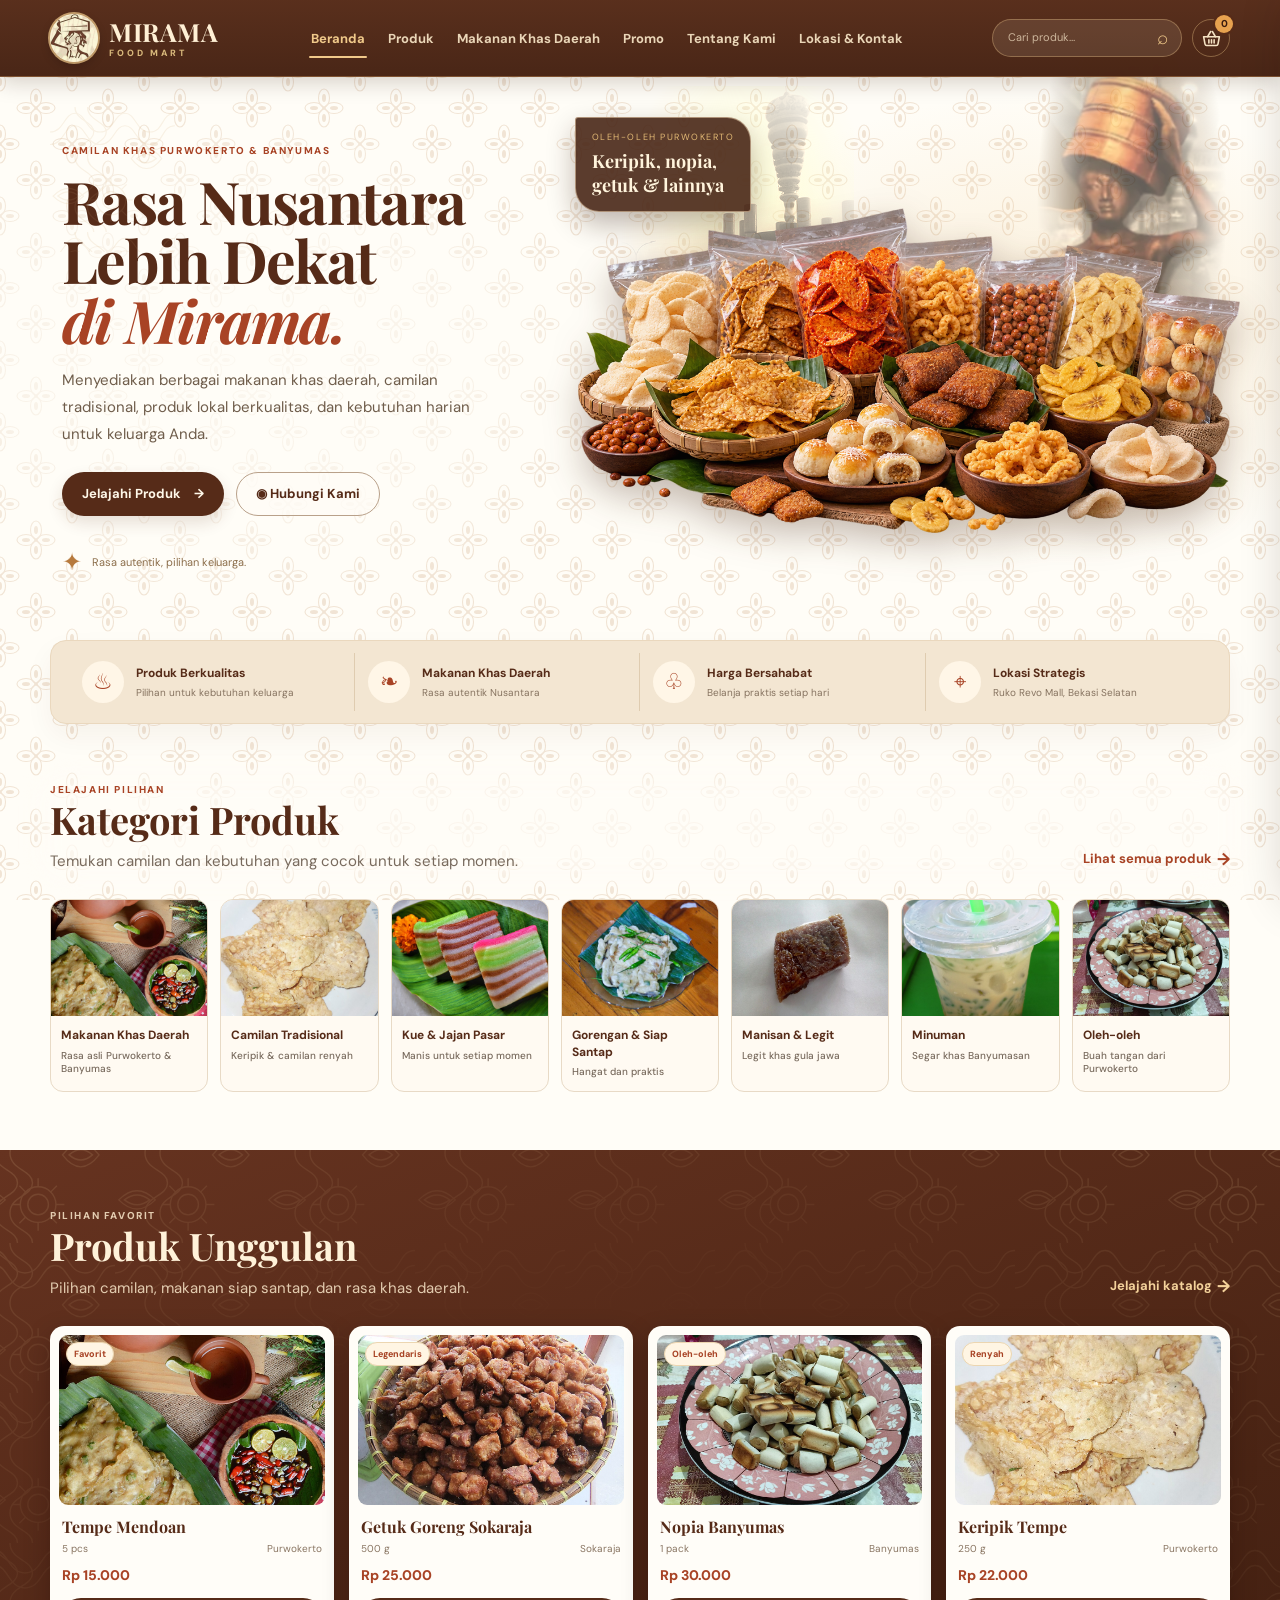
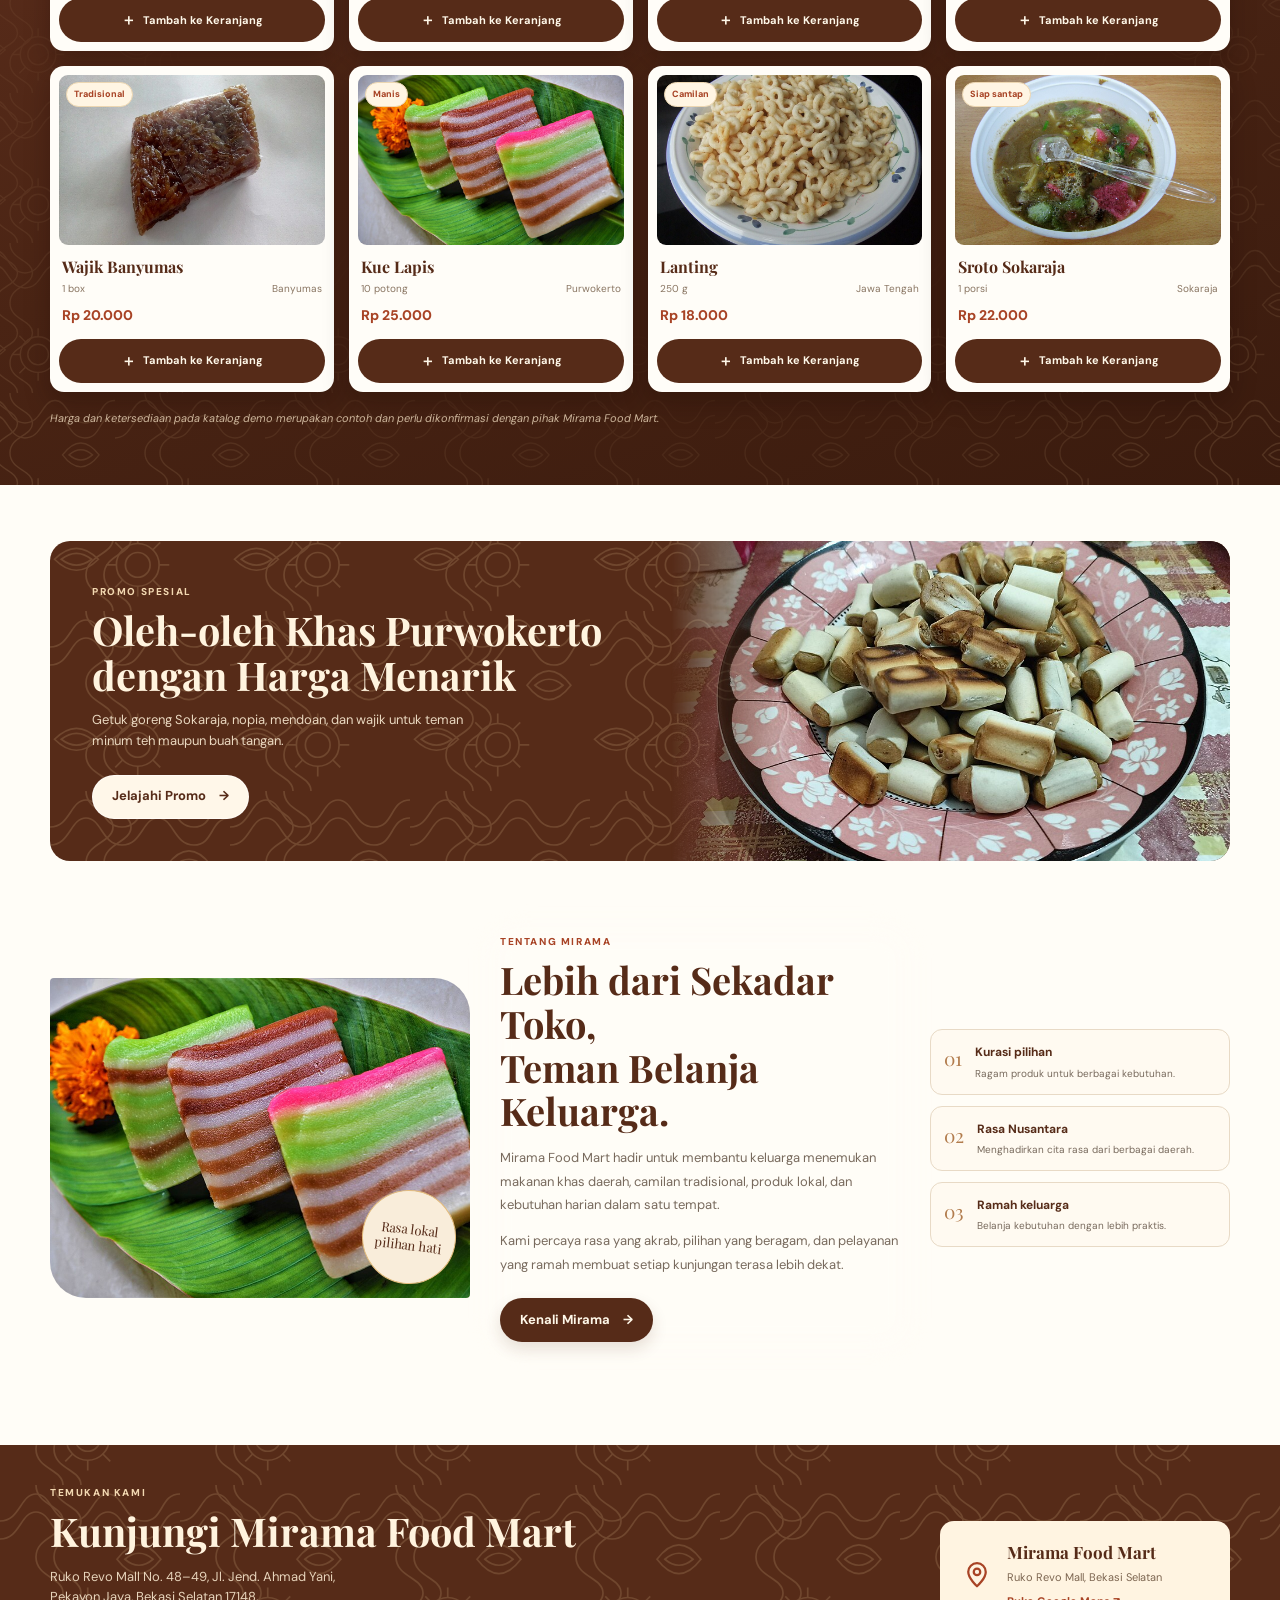
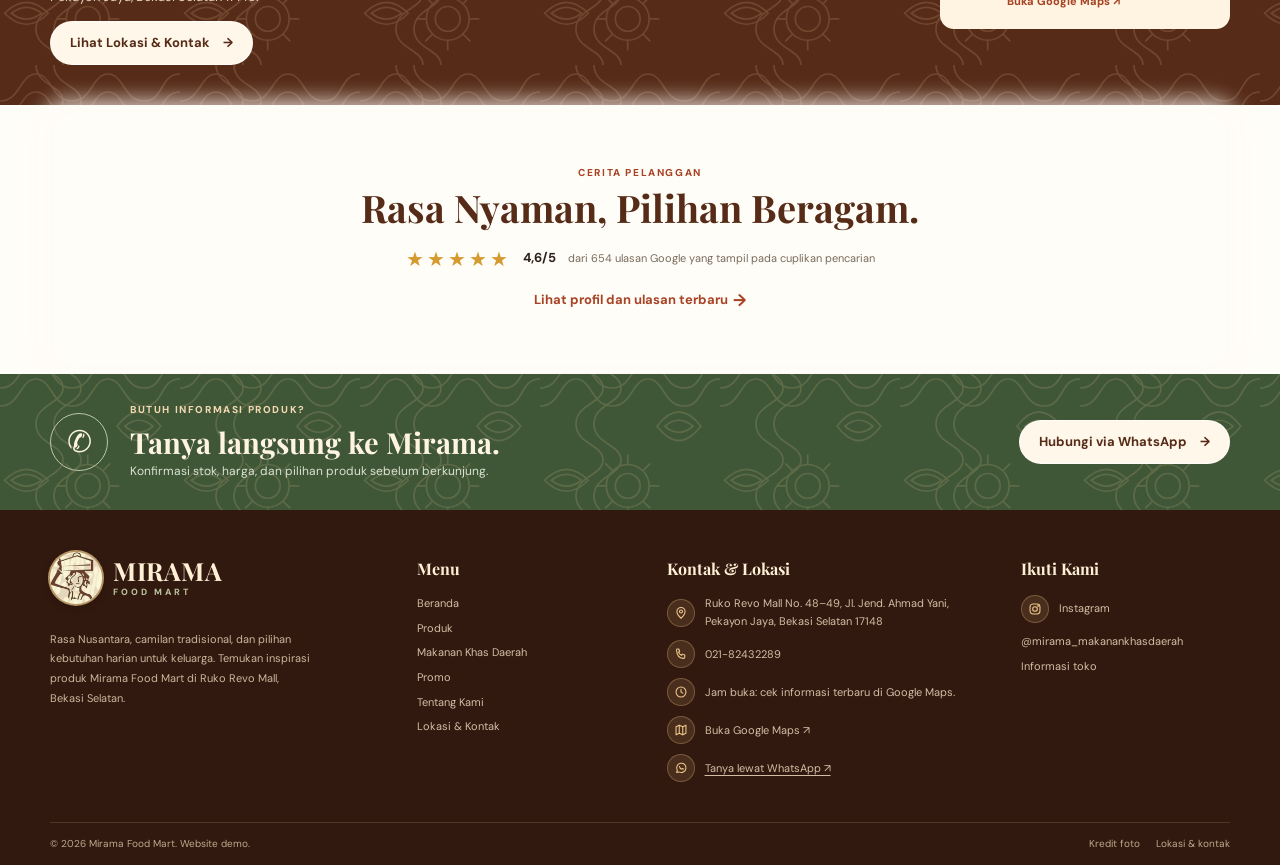
<file: index.html>
<!doctype html>
<html lang="id">
<head>
  <meta charset="utf-8"><meta name="viewport" content="width=device-width,initial-scale=1">
  <title>Mirama Food Mart — Rasa Nusantara Lebih Dekat</title>
  <meta name="description" content="Temukan camilan tradisional, makanan khas daerah, bakery, dan kebutuhan harian di Mirama Food Mart.">
  <meta name="theme-color" content="#562b18"><link rel="icon" href="assets/img/favicon.svg" type="image/svg+xml"><link rel="stylesheet" href="assets/css/style.css">
</head>
<body data-page="home"><div id="site-header"></div>
<main id="page-content">
  <section class="hero container">
    <div class="hero-copy batik-corner"><p class="eyebrow">Camilan khas Purwokerto & Banyumas</p><h1>Rasa Nusantara<br>Lebih Dekat<br><span>di Mirama.</span></h1><p class="hero-text">Menyediakan berbagai makanan khas daerah, camilan tradisional, produk lokal berkualitas, dan kebutuhan harian untuk keluarga Anda.</p><div class="hero-actions"><a class="btn btn-primary" href="produk.html">Jelajahi Produk <span>→</span></a><button class="btn btn-outline js-whatsapp" type="button">◉ Hubungi Kami</button></div><div class="hero-note"><span class="note-mark">✦</span><span>Rasa autentik, pilihan keluarga.</span></div></div>
    <div class="hero-visual hero-visual-cutout"><div class="hero-landmarks" aria-hidden="true"><img class="lm-mascot" src="assets/img/landmarks/maskot-mirama.jpg" alt=""><img class="lm-rujakpolo" src="assets/img/landmarks/tugu-rujakpolo.jpg" alt=""></div><img class="hero-cutout" src="assets/img/hero-oleh-oleh.png" alt="Aneka oleh-oleh khas Purwokerto: keripik tempe, kerupuk, lanting, kacang, keripik pisang, nopia, dan getuk goreng" width="1200" height="675" fetchpriority="high"><div class="hero-image-label"><span class="label-kicker">Oleh-oleh Purwokerto</span><strong>Keripik, nopia,<br>getuk &amp; lainnya</strong></div></div>
  </section>
  <section class="benefit-strip container" aria-label="Keunggulan Mirama"><div class="benefit"><span class="benefit-icon">♨</span><div><strong>Produk Berkualitas</strong><small>Pilihan untuk kebutuhan keluarga</small></div></div><div class="benefit"><span class="benefit-icon">❧</span><div><strong>Makanan Khas Daerah</strong><small>Rasa autentik Nusantara</small></div></div><div class="benefit"><span class="benefit-icon">♧</span><div><strong>Harga Bersahabat</strong><small>Belanja praktis setiap hari</small></div></div><div class="benefit"><span class="benefit-icon">⌖</span><div><strong>Lokasi Strategis</strong><small>Ruko Revo Mall, Bekasi Selatan</small></div></div></section>
  <section class="section container"><div class="section-heading"><div><p class="eyebrow">Jelajahi pilihan</p><h2>Kategori Produk</h2><p class="muted">Temukan camilan dan kebutuhan yang cocok untuk setiap momen.</p></div><a class="text-link" href="produk.html">Lihat semua produk <span>→</span></a></div><div class="category-grid" id="home-categories"></div></section>
  <section class="section section-tint"><div class="container"><div class="section-heading"><div><p class="eyebrow">Pilihan favorit</p><h2>Produk Unggulan</h2><p class="muted">Pilihan camilan, makanan siap santap, dan rasa khas daerah.</p></div><a class="text-link" href="produk.html">Jelajahi katalog <span>→</span></a></div><div class="product-grid" id="featured-products"></div><p class="demo-notice">Harga dan ketersediaan pada katalog demo merupakan contoh dan perlu dikonfirmasi dengan pihak Mirama Food Mart.</p></div></section>
  <section class="promo-banner container"><div class="promo-copy"><p class="eyebrow eyebrow-light">Promo spesial</p><h2>Oleh-oleh Khas Purwokerto<br>dengan Harga Menarik</h2><p>Getuk goreng Sokaraja, nopia, mendoan, dan wajik untuk teman minum teh maupun buah tangan.</p><a class="btn btn-cream" href="promo.html">Jelajahi Promo <span>→</span></a></div><img src="assets/img/snacks/nopia.jpg" alt="Nopia khas Banyumas" loading="lazy"></section>
  <section class="section container about-preview"><div class="about-photo"><img src="assets/img/snacks/kue-lapis.jpg" alt="Kue lapis tradisional di atas daun pisang" loading="lazy"><span class="photo-stamp">Rasa lokal<br>pilihan hati</span></div><div class="about-copy"><p class="eyebrow">Tentang Mirama</p><h2>Lebih dari Sekadar Toko,<br>Teman Belanja Keluarga.</h2><p class="muted">Mirama Food Mart hadir untuk membantu keluarga menemukan makanan khas daerah, camilan tradisional, produk lokal, dan kebutuhan harian dalam satu tempat.</p><p class="muted">Kami percaya rasa yang akrab, pilihan yang beragam, dan pelayanan yang ramah membuat setiap kunjungan terasa lebih dekat.</p><a class="btn btn-primary" href="tentang-kami.html">Kenali Mirama <span>→</span></a></div><div class="value-list"><div><span>01</span><p><strong>Kurasi pilihan</strong><small>Ragam produk untuk berbagai kebutuhan.</small></p></div><div><span>02</span><p><strong>Rasa Nusantara</strong><small>Menghadirkan cita rasa dari berbagai daerah.</small></p></div><div><span>03</span><p><strong>Ramah keluarga</strong><small>Belanja kebutuhan dengan lebih praktis.</small></p></div></div></section>
  <section class="location-band"><div class="container location-band-inner"><div><p class="eyebrow eyebrow-light">Temukan kami</p><h2>Kunjungi Mirama Food Mart</h2><p>Ruko Revo Mall No. 48–49, Jl. Jend. Ahmad Yani,<br>Pekayon Jaya, Bekasi Selatan 17148.</p><a class="btn btn-cream" href="lokasi-kontak.html">Lihat Lokasi & Kontak <span>→</span></a></div><div class="location-mini"><span class="map-pin"><svg class="ico" viewBox="0 0 24 24" aria-hidden="true" fill="none" stroke="currentColor" stroke-width="1.8" stroke-linecap="round" stroke-linejoin="round"><path d="M12 21s-7-6.2-7-11.5a7 7 0 0 1 14 0C19 14.8 12 21 12 21z"/><circle cx="12" cy="9.5" r="2.6"/></svg></span><div><strong>Mirama Food Mart</strong><small>Ruko Revo Mall, Bekasi Selatan</small><a href="https://www.google.com/maps/search/?api=1&query=Mirama+Food+Mart+Ruko+Revo+Mall+Jl+Jend+Ahmad+Yani+Pekayon+Jaya+Bekasi" target="_blank" rel="noopener">Buka Google Maps ↗</a></div></div></div></section>
  <section class="review-section container"><p class="eyebrow">Cerita pelanggan</p><h2>Rasa Nyaman, Pilihan Beragam.</h2><div class="rating-summary"><span class="stars">★★★★★</span><strong>4,6/5</strong><span class="muted">dari 654 ulasan Google yang tampil pada cuplikan pencarian</span></div><a class="text-link" href="https://www.google.com/search?q=Mirama+Food+Mart" target="_blank" rel="noopener">Lihat profil dan ulasan terbaru <span>→</span></a></section>
  <section class="whatsapp-cta"><div class="container whatsapp-inner"><div class="cta-symbol">✆</div><div><p class="eyebrow eyebrow-light">Butuh informasi produk?</p><h2>Tanya langsung ke Mirama.</h2><p>Konfirmasi stok, harga, dan pilihan produk sebelum berkunjung.</p></div><button class="btn btn-cream js-whatsapp" type="button">Hubungi via WhatsApp <span>→</span></button></div></section>
</main><div id="site-footer"></div><div id="cart-root"></div><div id="toast" class="toast" role="status" aria-live="polite"></div><script src="assets/js/app.js" defer></script></body></html>
</file>
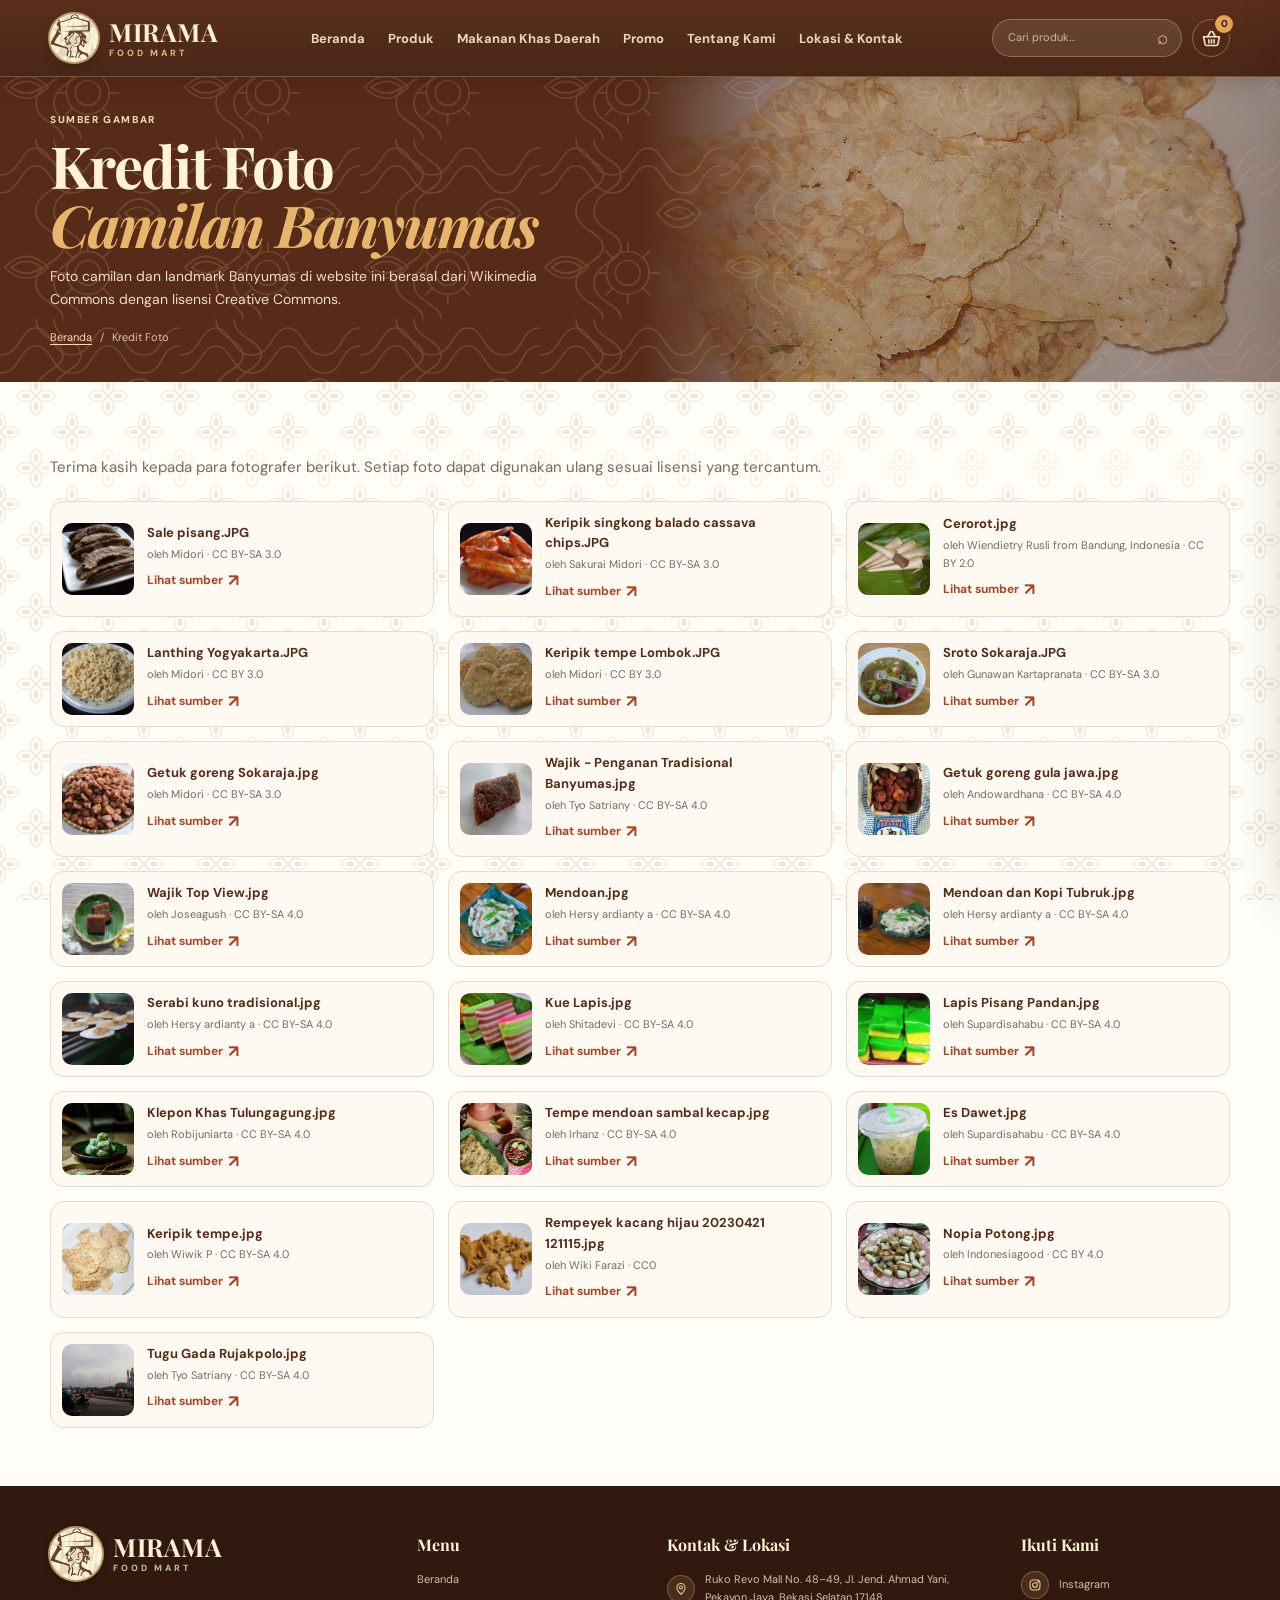
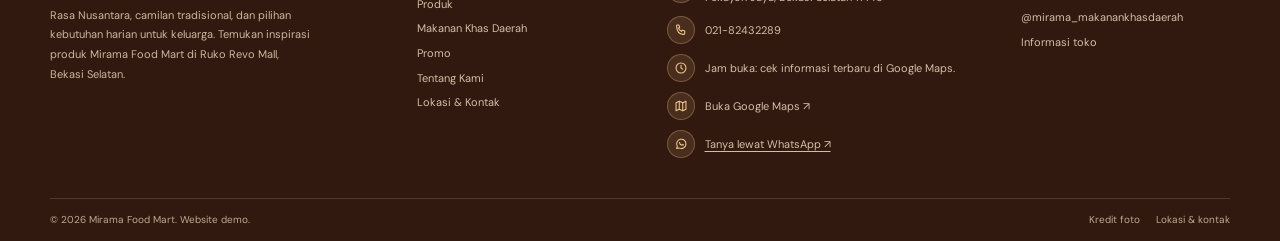
<file: kredit-foto.html>
<!doctype html><html lang="id"><head><meta charset="utf-8"><meta name="viewport" content="width=device-width,initial-scale=1"><title>Kredit Foto — Mirama Food Mart</title><meta name="description" content="Sumber dan lisensi foto camilan khas Purwokerto dan Banyumas yang digunakan di website Mirama Food Mart."><meta name="theme-color" content="#562b18"><link rel="icon" href="assets/img/favicon.svg" type="image/svg+xml"><link rel="stylesheet" href="assets/css/style.css"></head><body data-page="credits"><div id="site-header"></div><main id="page-content"><section class="page-hero page-hero-products"><div class="container page-hero-inner"><div><p class="eyebrow eyebrow-light">Sumber gambar</p><h1>Kredit Foto<br><span>Camilan Banyumas</span></h1><p>Foto camilan dan landmark Banyumas di website ini berasal dari Wikimedia Commons dengan lisensi Creative Commons.</p><div class="breadcrumbs"><a href="index.html">Beranda</a><span>/</span><span>Kredit Foto</span></div></div></div></section><section class="section container"><p class="muted">Terima kasih kepada para fotografer berikut. Setiap foto dapat digunakan ulang sesuai lisensi yang tercantum.</p><ul class="credit-list"><li class="credit-item"><img src="assets/img/snacks/sale-pisang.jpg" alt="" loading="lazy"><div><strong>Sale pisang.JPG</strong><small>oleh Midori · CC BY-SA 3.0</small><a class="text-link" href="https://commons.wikimedia.org/wiki/File:Sale_pisang.JPG" target="_blank" rel="noopener">Lihat sumber <span>↗</span></a></div></li><li class="credit-item"><img src="assets/img/snacks/keripik-singkong.jpg" alt="" loading="lazy"><div><strong>Keripik singkong balado cassava chips.JPG</strong><small>oleh Sakurai Midori · CC BY-SA 3.0</small><a class="text-link" href="https://commons.wikimedia.org/wiki/File:Keripik_singkong_balado_cassava_chips.JPG" target="_blank" rel="noopener">Lihat sumber <span>↗</span></a></div></li><li class="credit-item"><img src="assets/img/snacks/clorot.jpg" alt="" loading="lazy"><div><strong>Cerorot.jpg</strong><small>oleh Wiendietry Rusli from Bandung, Indonesia · CC BY 2.0</small><a class="text-link" href="https://commons.wikimedia.org/wiki/File:Cerorot.jpg" target="_blank" rel="noopener">Lihat sumber <span>↗</span></a></div></li><li class="credit-item"><img src="assets/img/snacks/lanting.jpg" alt="" loading="lazy"><div><strong>Lanthing Yogyakarta.JPG</strong><small>oleh Midori · CC BY 3.0</small><a class="text-link" href="https://commons.wikimedia.org/wiki/File:Lanthing_Yogyakarta.JPG" target="_blank" rel="noopener">Lihat sumber <span>↗</span></a></div></li><li class="credit-item"><img src="assets/img/snacks/keripik-tempe-2.jpg" alt="" loading="lazy"><div><strong>Keripik tempe Lombok.JPG</strong><small>oleh Midori · CC BY 3.0</small><a class="text-link" href="https://commons.wikimedia.org/wiki/File:Keripik_tempe_Lombok.JPG" target="_blank" rel="noopener">Lihat sumber <span>↗</span></a></div></li><li class="credit-item"><img src="assets/img/snacks/sroto.jpg" alt="" loading="lazy"><div><strong>Sroto Sokaraja.JPG</strong><small>oleh Gunawan Kartapranata · CC BY-SA 3.0</small><a class="text-link" href="https://commons.wikimedia.org/wiki/File:Sroto_Sokaraja.JPG" target="_blank" rel="noopener">Lihat sumber <span>↗</span></a></div></li><li class="credit-item"><img src="assets/img/snacks/getuk-goreng.jpg" alt="" loading="lazy"><div><strong>Getuk goreng Sokaraja.jpg</strong><small>oleh Midori · CC BY-SA 3.0</small><a class="text-link" href="https://commons.wikimedia.org/wiki/File:Getuk_goreng_Sokaraja.jpg" target="_blank" rel="noopener">Lihat sumber <span>↗</span></a></div></li><li class="credit-item"><img src="assets/img/snacks/wajik.jpg" alt="" loading="lazy"><div><strong>Wajik - Penganan Tradisional Banyumas.jpg</strong><small>oleh Tyo Satriany · CC BY-SA 4.0</small><a class="text-link" href="https://commons.wikimedia.org/wiki/File:Wajik_-_Penganan_Tradisional_Banyumas.jpg" target="_blank" rel="noopener">Lihat sumber <span>↗</span></a></div></li><li class="credit-item"><img src="assets/img/snacks/getuk-goreng-2.jpg" alt="" loading="lazy"><div><strong>Getuk goreng gula jawa.jpg</strong><small>oleh Andowardhana · CC BY-SA 4.0</small><a class="text-link" href="https://commons.wikimedia.org/wiki/File:Getuk_goreng_gula_jawa.jpg" target="_blank" rel="noopener">Lihat sumber <span>↗</span></a></div></li><li class="credit-item"><img src="assets/img/snacks/wajik-2.jpg" alt="" loading="lazy"><div><strong>Wajik Top View.jpg</strong><small>oleh Joseagush · CC BY-SA 4.0</small><a class="text-link" href="https://commons.wikimedia.org/wiki/File:Wajik_Top_View.jpg" target="_blank" rel="noopener">Lihat sumber <span>↗</span></a></div></li><li class="credit-item"><img src="assets/img/snacks/mendoan-2.jpg" alt="" loading="lazy"><div><strong>Mendoan.jpg</strong><small>oleh Hersy ardianty a · CC BY-SA 4.0</small><a class="text-link" href="https://commons.wikimedia.org/wiki/File:Mendoan.jpg" target="_blank" rel="noopener">Lihat sumber <span>↗</span></a></div></li><li class="credit-item"><img src="assets/img/snacks/mendoan-kopi.jpg" alt="" loading="lazy"><div><strong>Mendoan dan Kopi Tubruk.jpg</strong><small>oleh Hersy ardianty a · CC BY-SA 4.0</small><a class="text-link" href="https://commons.wikimedia.org/wiki/File:Mendoan_dan_Kopi_Tubruk.jpg" target="_blank" rel="noopener">Lihat sumber <span>↗</span></a></div></li><li class="credit-item"><img src="assets/img/snacks/serabi.jpg" alt="" loading="lazy"><div><strong>Serabi kuno tradisional.jpg</strong><small>oleh Hersy ardianty a · CC BY-SA 4.0</small><a class="text-link" href="https://commons.wikimedia.org/wiki/File:Serabi_kuno_tradisional.jpg" target="_blank" rel="noopener">Lihat sumber <span>↗</span></a></div></li><li class="credit-item"><img src="assets/img/snacks/kue-lapis.jpg" alt="" loading="lazy"><div><strong>Kue Lapis.jpg</strong><small>oleh Shitadevi · CC BY-SA 4.0</small><a class="text-link" href="https://commons.wikimedia.org/wiki/File:Kue_Lapis.jpg" target="_blank" rel="noopener">Lihat sumber <span>↗</span></a></div></li><li class="credit-item"><img src="assets/img/snacks/lapis-pandan.jpg" alt="" loading="lazy"><div><strong>Lapis Pisang Pandan.jpg</strong><small>oleh Supardisahabu · CC BY-SA 4.0</small><a class="text-link" href="https://commons.wikimedia.org/wiki/File:Lapis_Pisang_Pandan.jpg" target="_blank" rel="noopener">Lihat sumber <span>↗</span></a></div></li><li class="credit-item"><img src="assets/img/snacks/klepon.jpg" alt="" loading="lazy"><div><strong>Klepon Khas Tulungagung.jpg</strong><small>oleh Robijuniarta · CC BY-SA 4.0</small><a class="text-link" href="https://commons.wikimedia.org/wiki/File:Klepon_Khas_Tulungagung.jpg" target="_blank" rel="noopener">Lihat sumber <span>↗</span></a></div></li><li class="credit-item"><img src="assets/img/snacks/mendoan.jpg" alt="" loading="lazy"><div><strong>Tempe mendoan sambal kecap.jpg</strong><small>oleh Irhanz · CC BY-SA 4.0</small><a class="text-link" href="https://commons.wikimedia.org/wiki/File:Tempe_mendoan_sambal_kecap.jpg" target="_blank" rel="noopener">Lihat sumber <span>↗</span></a></div></li><li class="credit-item"><img src="assets/img/snacks/dawet.jpg" alt="" loading="lazy"><div><strong>Es Dawet.jpg</strong><small>oleh Supardisahabu · CC BY-SA 4.0</small><a class="text-link" href="https://commons.wikimedia.org/wiki/File:Es_Dawet.jpg" target="_blank" rel="noopener">Lihat sumber <span>↗</span></a></div></li><li class="credit-item"><img src="assets/img/snacks/keripik-tempe.jpg" alt="" loading="lazy"><div><strong>Keripik tempe.jpg</strong><small>oleh Wiwik P · CC BY-SA 4.0</small><a class="text-link" href="https://commons.wikimedia.org/wiki/File:Keripik_tempe.jpg" target="_blank" rel="noopener">Lihat sumber <span>↗</span></a></div></li><li class="credit-item"><img src="assets/img/snacks/rempeyek.jpg" alt="" loading="lazy"><div><strong>Rempeyek kacang hijau 20230421 121115.jpg</strong><small>oleh Wiki Farazi · CC0</small><a class="text-link" href="https://commons.wikimedia.org/wiki/File:Rempeyek_kacang_hijau_20230421_121115.jpg" target="_blank" rel="noopener">Lihat sumber <span>↗</span></a></div></li><li class="credit-item"><img src="assets/img/snacks/nopia.jpg" alt="" loading="lazy"><div><strong>Nopia Potong.jpg</strong><small>oleh Indonesiagood · CC BY 4.0</small><a class="text-link" href="https://commons.wikimedia.org/wiki/File:Nopia_Potong.jpg" target="_blank" rel="noopener">Lihat sumber <span>↗</span></a></div></li><li class="credit-item"><img src="assets/img/landmarks/tugu-rujakpolo.jpg" alt="" loading="lazy"><div><strong>Tugu Gada Rujakpolo.jpg</strong><small>oleh Tyo Satriany · CC BY-SA 4.0</small><a class="text-link" href="https://commons.wikimedia.org/wiki/File:Tugu_Gada_Rujakpolo.jpg" target="_blank" rel="noopener">Lihat sumber <span>↗</span></a></div></li></ul></section></main><div id="site-footer"></div><div id="cart-root"></div><div id="toast" class="toast" role="status" aria-live="polite"></div><script src="assets/js/app.js" defer></script></body></html>
</file>
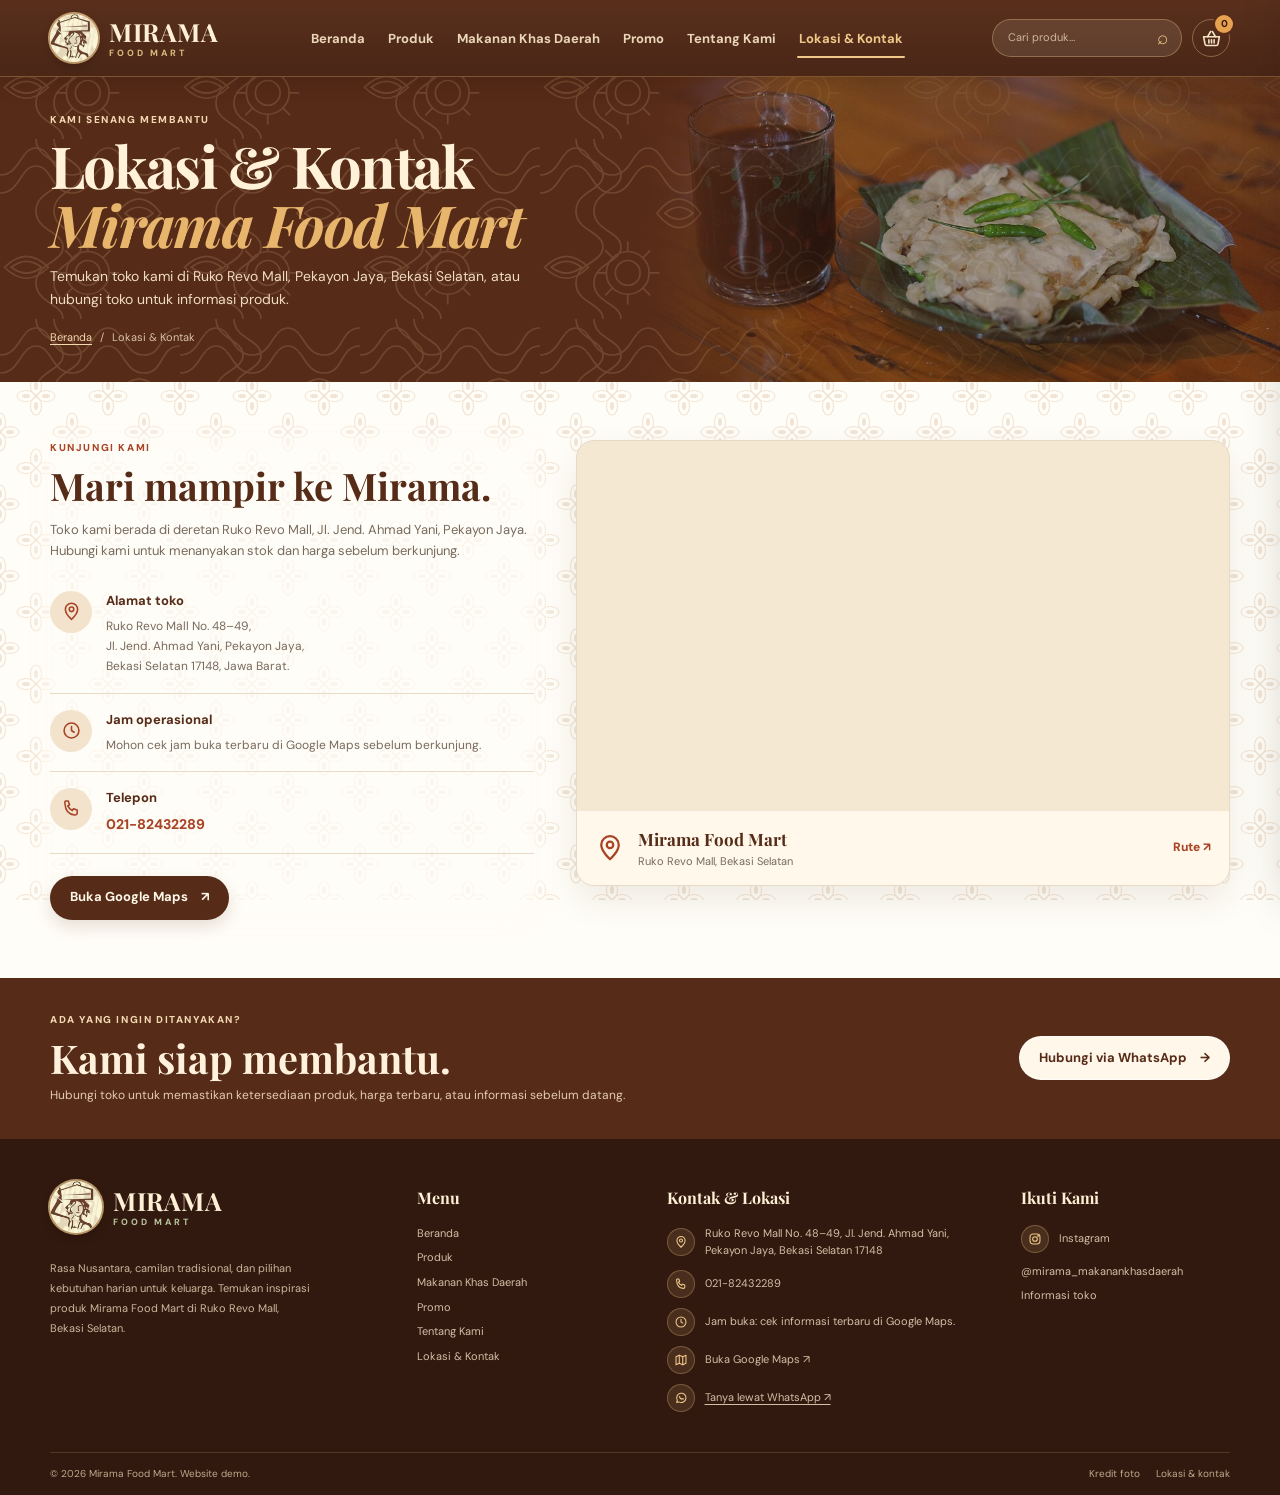
<file: lokasi-kontak.html>
<!doctype html><html lang="id"><head><meta charset="utf-8"><meta name="viewport" content="width=device-width,initial-scale=1"><title>Lokasi & Kontak — Mirama Food Mart</title><meta name="description" content="Informasi lokasi dan kontak Mirama Food Mart di Ruko Revo Mall, Pekayon Jaya, Bekasi Selatan."><meta name="theme-color" content="#562b18"><link rel="icon" href="assets/img/favicon.svg" type="image/svg+xml"><link rel="stylesheet" href="assets/css/style.css"></head><body data-page="contact"><div id="site-header"></div><main id="page-content"><section class="page-hero page-hero-contact"><div class="container page-hero-inner"><div><p class="eyebrow eyebrow-light">Kami senang membantu</p><h1>Lokasi & Kontak<br><span>Mirama Food Mart</span></h1><p>Temukan toko kami di Ruko Revo Mall, Pekayon Jaya, Bekasi Selatan, atau hubungi toko untuk informasi produk.</p><div class="breadcrumbs"><a href="index.html">Beranda</a><span>/</span><span>Lokasi & Kontak</span></div></div></div></section><section class="section container contact-layout"><div class="contact-info"><p class="eyebrow">Kunjungi kami</p><h2>Mari mampir ke Mirama.</h2><p class="muted">Toko kami berada di deretan Ruko Revo Mall, Jl. Jend. Ahmad Yani, Pekayon Jaya. Hubungi kami untuk menanyakan stok dan harga sebelum berkunjung.</p><div class="contact-detail"><span class="contact-icon"><svg class="ico" viewBox="0 0 24 24" aria-hidden="true" fill="none" stroke="currentColor" stroke-width="1.8" stroke-linecap="round" stroke-linejoin="round"><path d="M12 21s-7-6.2-7-11.5a7 7 0 0 1 14 0C19 14.8 12 21 12 21z"/><circle cx="12" cy="9.5" r="2.6"/></svg></span><div><strong>Alamat toko</strong><p>Ruko Revo Mall No. 48–49,<br>Jl. Jend. Ahmad Yani, Pekayon Jaya,<br>Bekasi Selatan 17148, Jawa Barat.</p></div></div><div class="contact-detail"><span class="contact-icon"><svg class="ico" viewBox="0 0 24 24" aria-hidden="true" fill="none" stroke="currentColor" stroke-width="1.8" stroke-linecap="round" stroke-linejoin="round"><circle cx="12" cy="12" r="8.5"/><path d="M12 7.5V12l3 2"/></svg></span><div><strong>Jam operasional</strong><p>Mohon cek jam buka terbaru di Google Maps sebelum berkunjung.</p></div></div><div class="contact-detail"><span class="contact-icon"><svg class="ico" viewBox="0 0 24 24" aria-hidden="true" fill="none" stroke="currentColor" stroke-width="1.8" stroke-linecap="round" stroke-linejoin="round"><path d="M5 3.5h3.2l1.6 4.2-2.1 1.4a11 11 0 0 0 5.2 5.2l1.4-2.1 4.2 1.6V17a2.5 2.5 0 0 1-2.7 2.5C9.6 19 5 14.4 4.5 6.2A2.5 2.5 0 0 1 5 3.5z"/></svg></span><div><strong>Telepon</strong><p><a class="phone-link" href="tel:+622182432289">021-82432289</a></p></div></div><a class="btn btn-primary" href="https://www.google.com/maps/search/?api=1&query=Mirama+Food+Mart+Ruko+Revo+Mall+Jl+Jend+Ahmad+Yani+Pekayon+Jaya+Bekasi" target="_blank" rel="noopener">Buka Google Maps <span>↗</span></a></div><div class="contact-map"><iframe title="Peta lokasi Mirama Food Mart di Ruko Revo Mall, Bekasi" src="https://www.google.com/maps?q=Mirama%20Food%20Mart%20Ruko%20Revo%20Mall%20Jl.%20Jend.%20Ahmad%20Yani%20Pekayon%20Jaya%20Bekasi&output=embed" loading="lazy" referrerpolicy="no-referrer-when-downgrade"></iframe><div class="map-caption"><span class="map-pin"><svg class="ico" viewBox="0 0 24 24" aria-hidden="true" fill="none" stroke="currentColor" stroke-width="1.8" stroke-linecap="round" stroke-linejoin="round"><path d="M12 21s-7-6.2-7-11.5a7 7 0 0 1 14 0C19 14.8 12 21 12 21z"/><circle cx="12" cy="9.5" r="2.6"/></svg></span><div><strong>Mirama Food Mart</strong><small>Ruko Revo Mall, Bekasi Selatan</small></div><a href="https://www.google.com/maps/search/?api=1&query=Mirama+Food+Mart+Ruko+Revo+Mall+Jl+Jend+Ahmad+Yani+Pekayon+Jaya+Bekasi" target="_blank" rel="noopener">Rute ↗</a></div></div></section><section class="contact-bottom"><div class="container contact-bottom-inner"><div><p class="eyebrow eyebrow-light">Ada yang ingin ditanyakan?</p><h2>Kami siap membantu.</h2><p>Hubungi toko untuk memastikan ketersediaan produk, harga terbaru, atau informasi sebelum datang.</p></div><button class="btn btn-cream js-whatsapp" type="button">Hubungi via WhatsApp <span>→</span></button></div></section></main><div id="site-footer"></div><div id="cart-root"></div><div id="toast" class="toast" role="status" aria-live="polite"></div><script src="assets/js/app.js" defer></script></body></html>
</file>
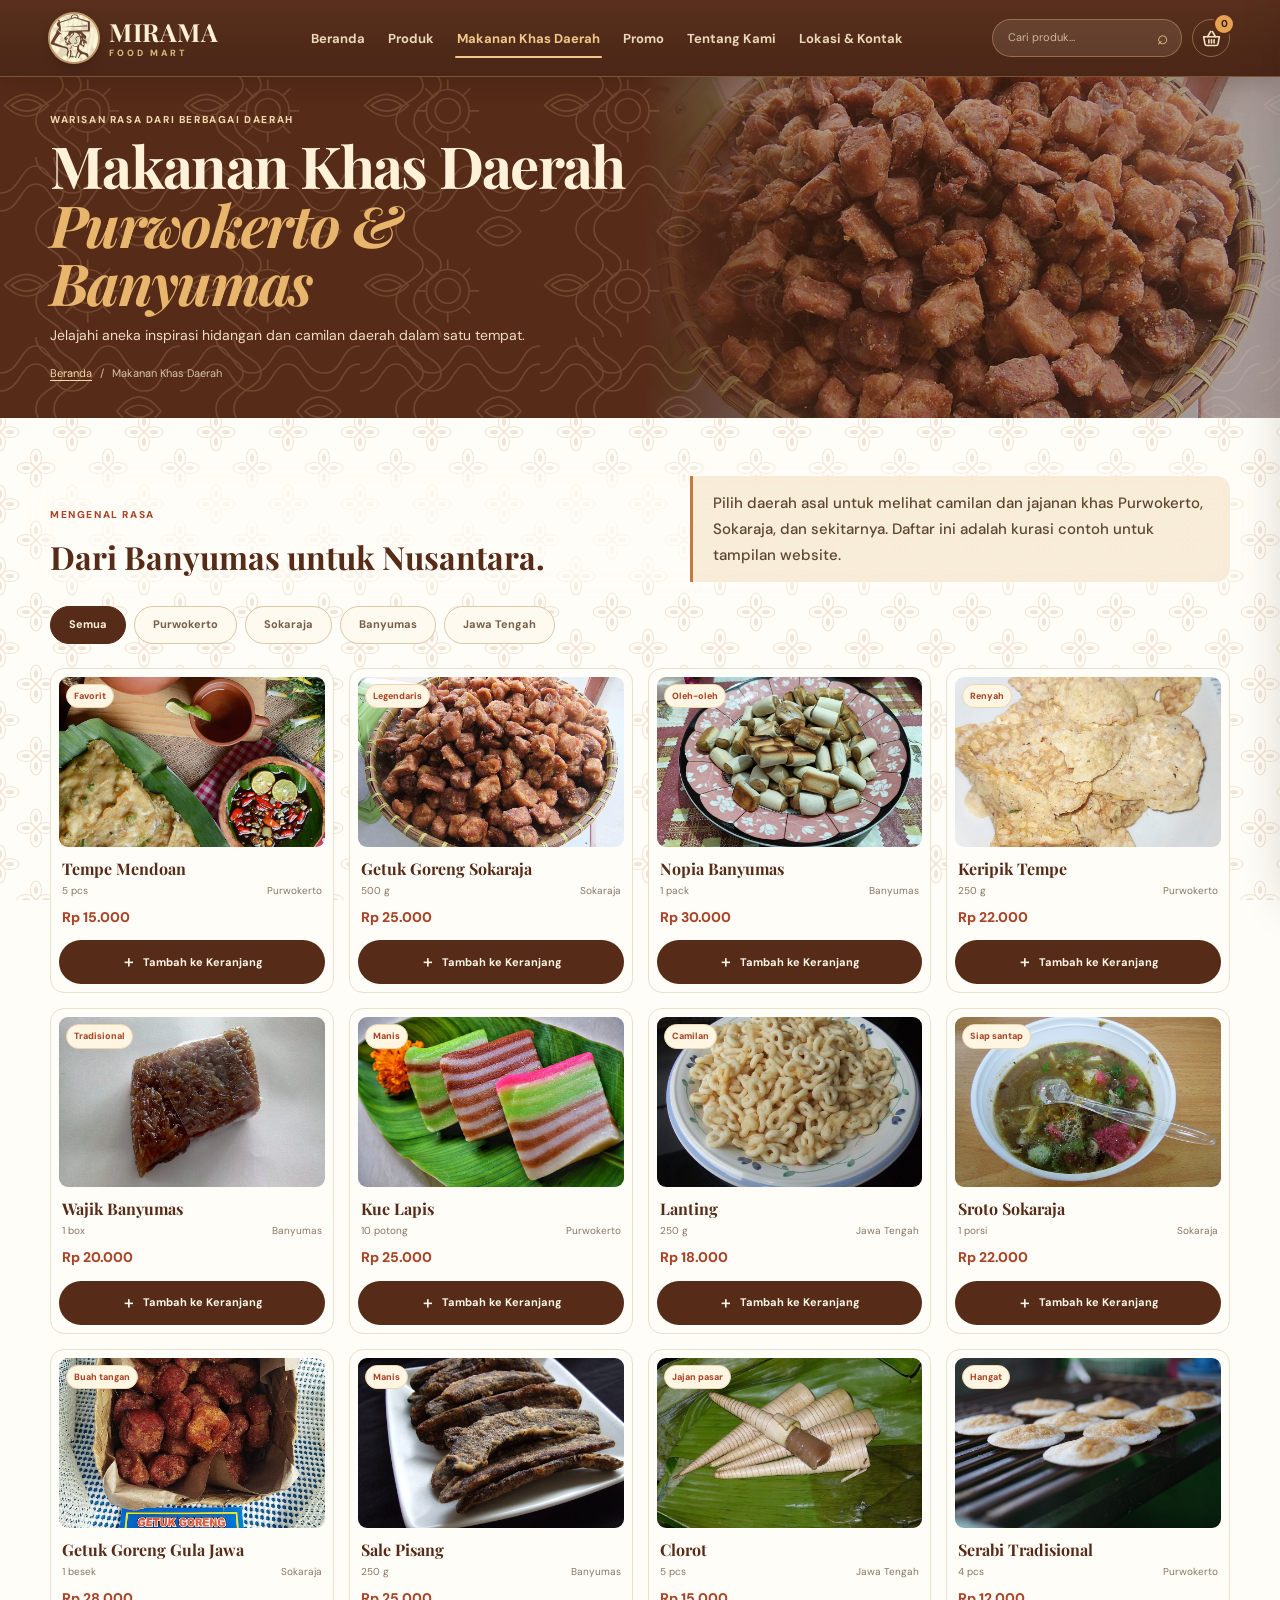
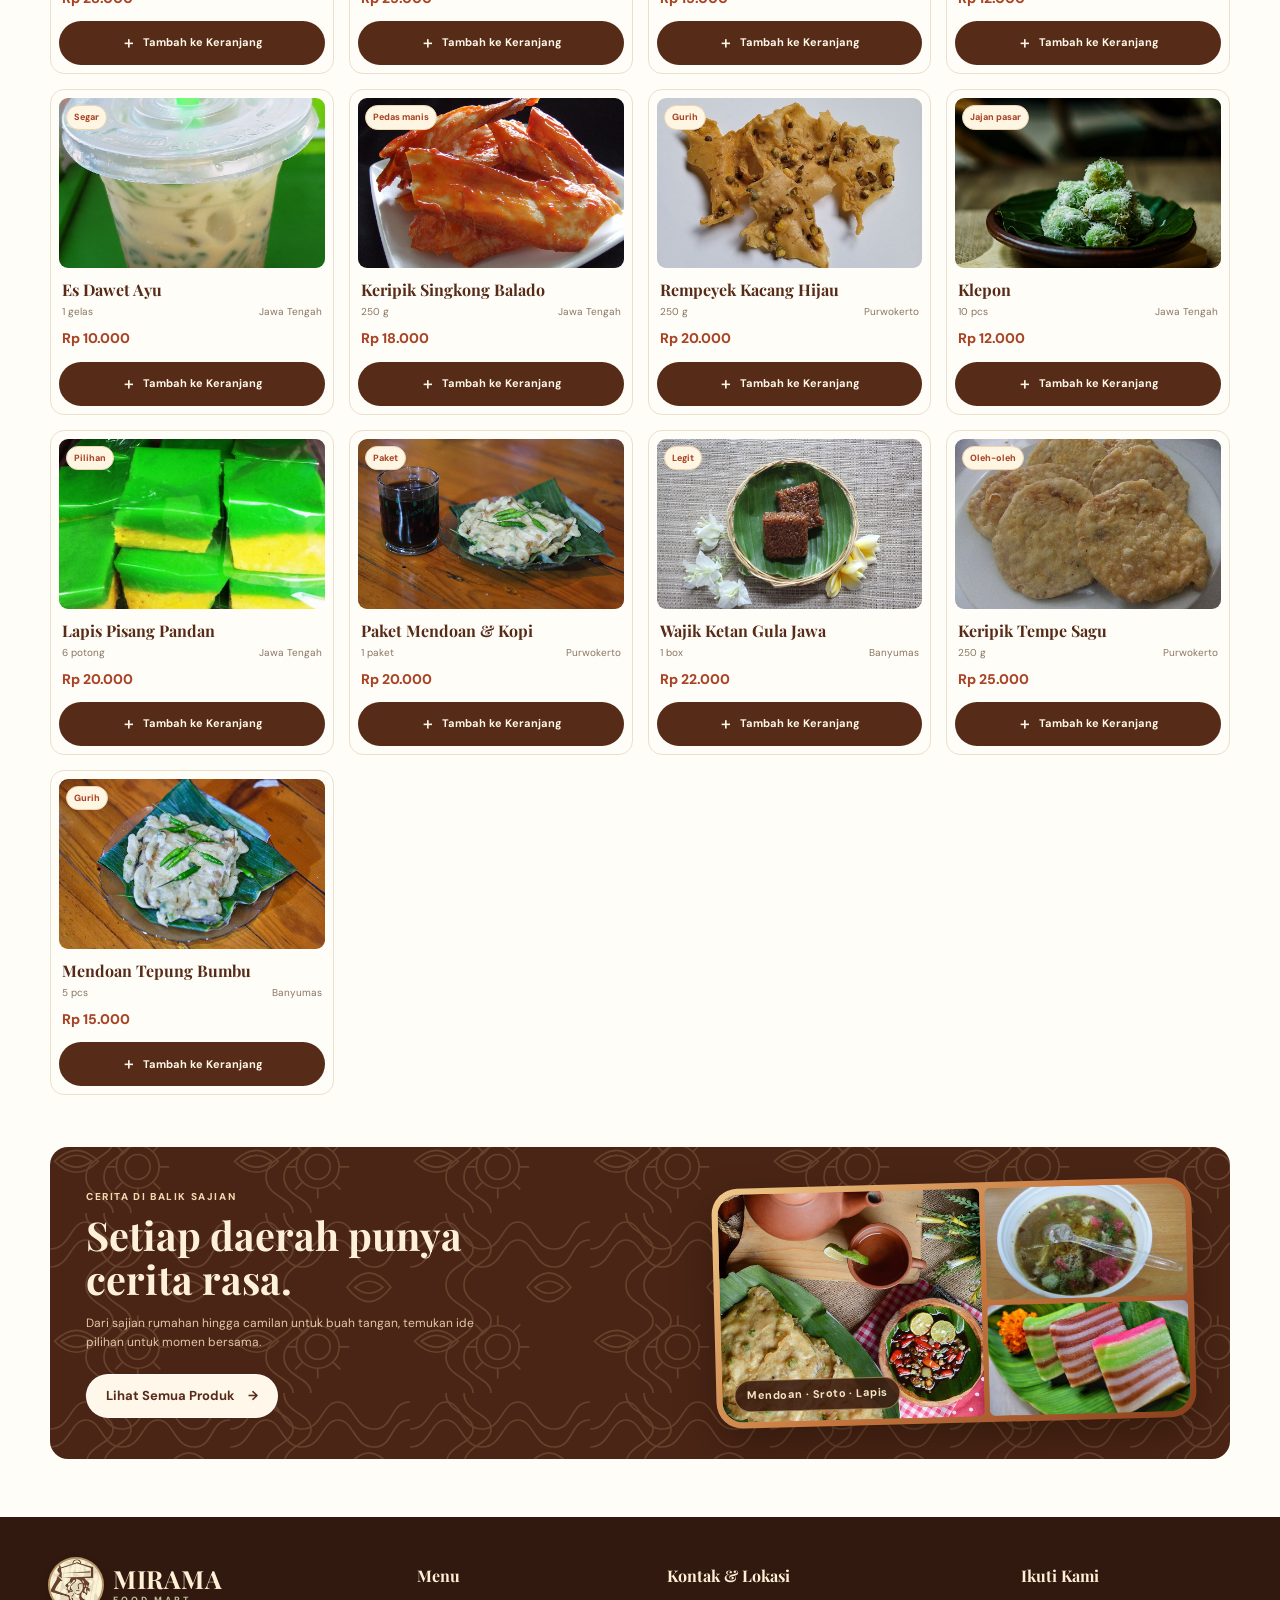
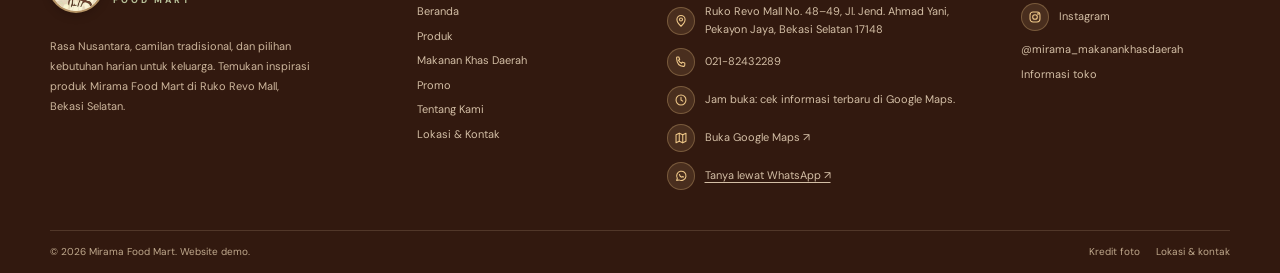
<file: makanan-khas-daerah.html>
<!doctype html><html lang="id"><head><meta charset="utf-8"><meta name="viewport" content="width=device-width,initial-scale=1"><title>Makanan Khas Daerah — Mirama Food Mart</title><meta name="description" content="Jelajahi inspirasi makanan khas Jawa dan Nusantara di Mirama Food Mart."><meta name="theme-color" content="#562b18"><link rel="icon" href="assets/img/favicon.svg" type="image/svg+xml"><link rel="stylesheet" href="assets/css/style.css"></head><body data-page="regional"><div id="site-header"></div><main id="page-content"><section class="page-hero page-hero-regional"><div class="container page-hero-inner"><div><p class="eyebrow eyebrow-light">Warisan rasa dari berbagai daerah</p><h1>Makanan Khas Daerah<br><span>Purwokerto & Banyumas</span></h1><p>Jelajahi aneka inspirasi hidangan dan camilan daerah dalam satu tempat.</p><div class="breadcrumbs"><a href="index.html">Beranda</a><span>/</span><span>Makanan Khas Daerah</span></div></div></div></section><section class="section container"><div class="intro-row"><div><p class="eyebrow">Mengenal rasa</p><h2>Dari Banyumas untuk Nusantara.</h2></div><p class="muted intro-text">Pilih daerah asal untuk melihat camilan dan jajanan khas Purwokerto, Sokaraja, dan sekitarnya. Daftar ini adalah kurasi contoh untuk tampilan website.</p></div><div id="region-filters" class="pill-filters"></div><div id="regional-products" class="product-grid product-grid-regional"></div><div class="heritage-banner"><div><p class="eyebrow eyebrow-light">Cerita di balik sajian</p><h2>Setiap daerah punya<br>cerita rasa.</h2><p>Dari sajian rumahan hingga camilan untuk buah tangan, temukan ide pilihan untuk momen bersama.</p><a class="btn btn-cream" href="produk.html">Lihat Semua Produk <span>→</span></a></div><div class="heritage-collage" role="img" aria-label="Sajian khas Banyumas: tempe mendoan dengan sambal, sroto Sokaraja, dan kue lapis"><img src="assets/img/snacks/mendoan.jpg" alt="" loading="lazy"><img src="assets/img/snacks/sroto.jpg" alt="" loading="lazy"><img src="assets/img/snacks/kue-lapis.jpg" alt="" loading="lazy"><span class="heritage-tag">Mendoan · Sroto · Lapis</span></div></div></section></main><div id="site-footer"></div><div id="cart-root"></div><div id="toast" class="toast" role="status" aria-live="polite"></div><script src="assets/js/app.js" defer></script></body></html>
</file>
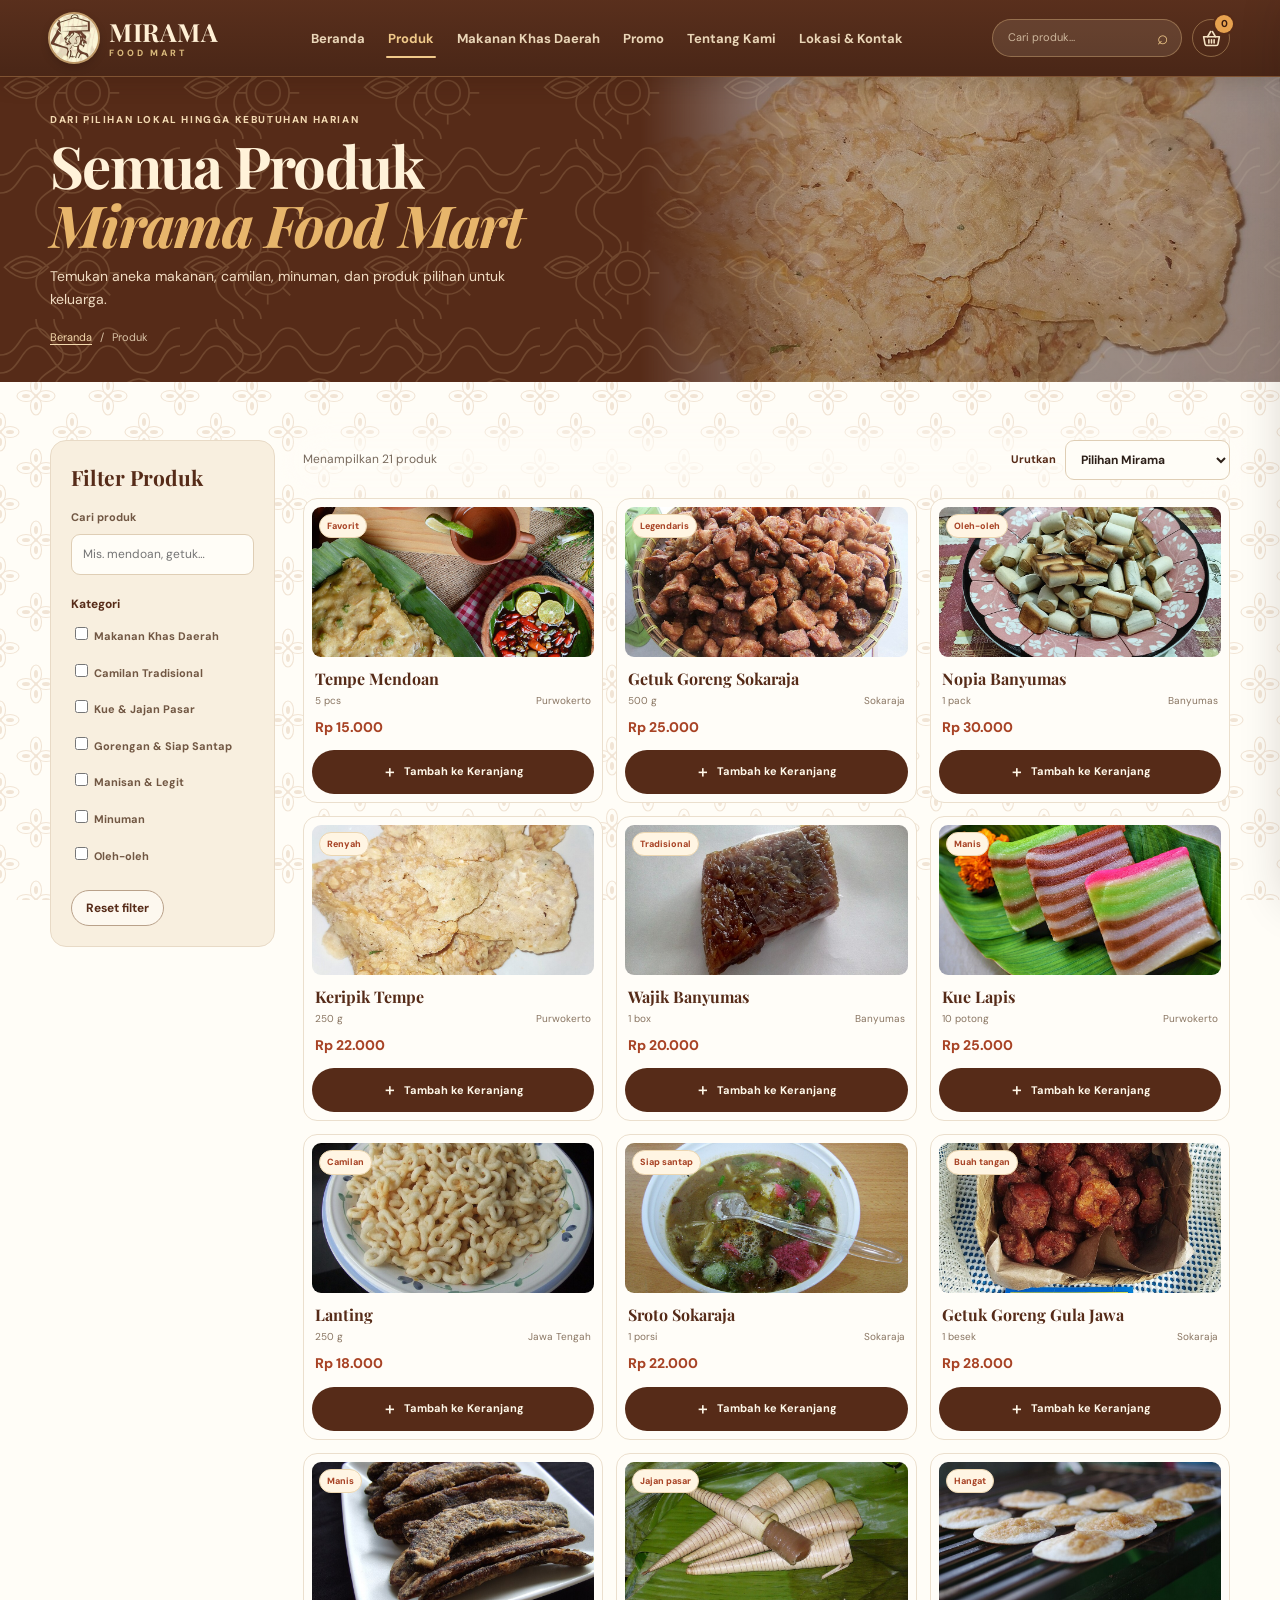
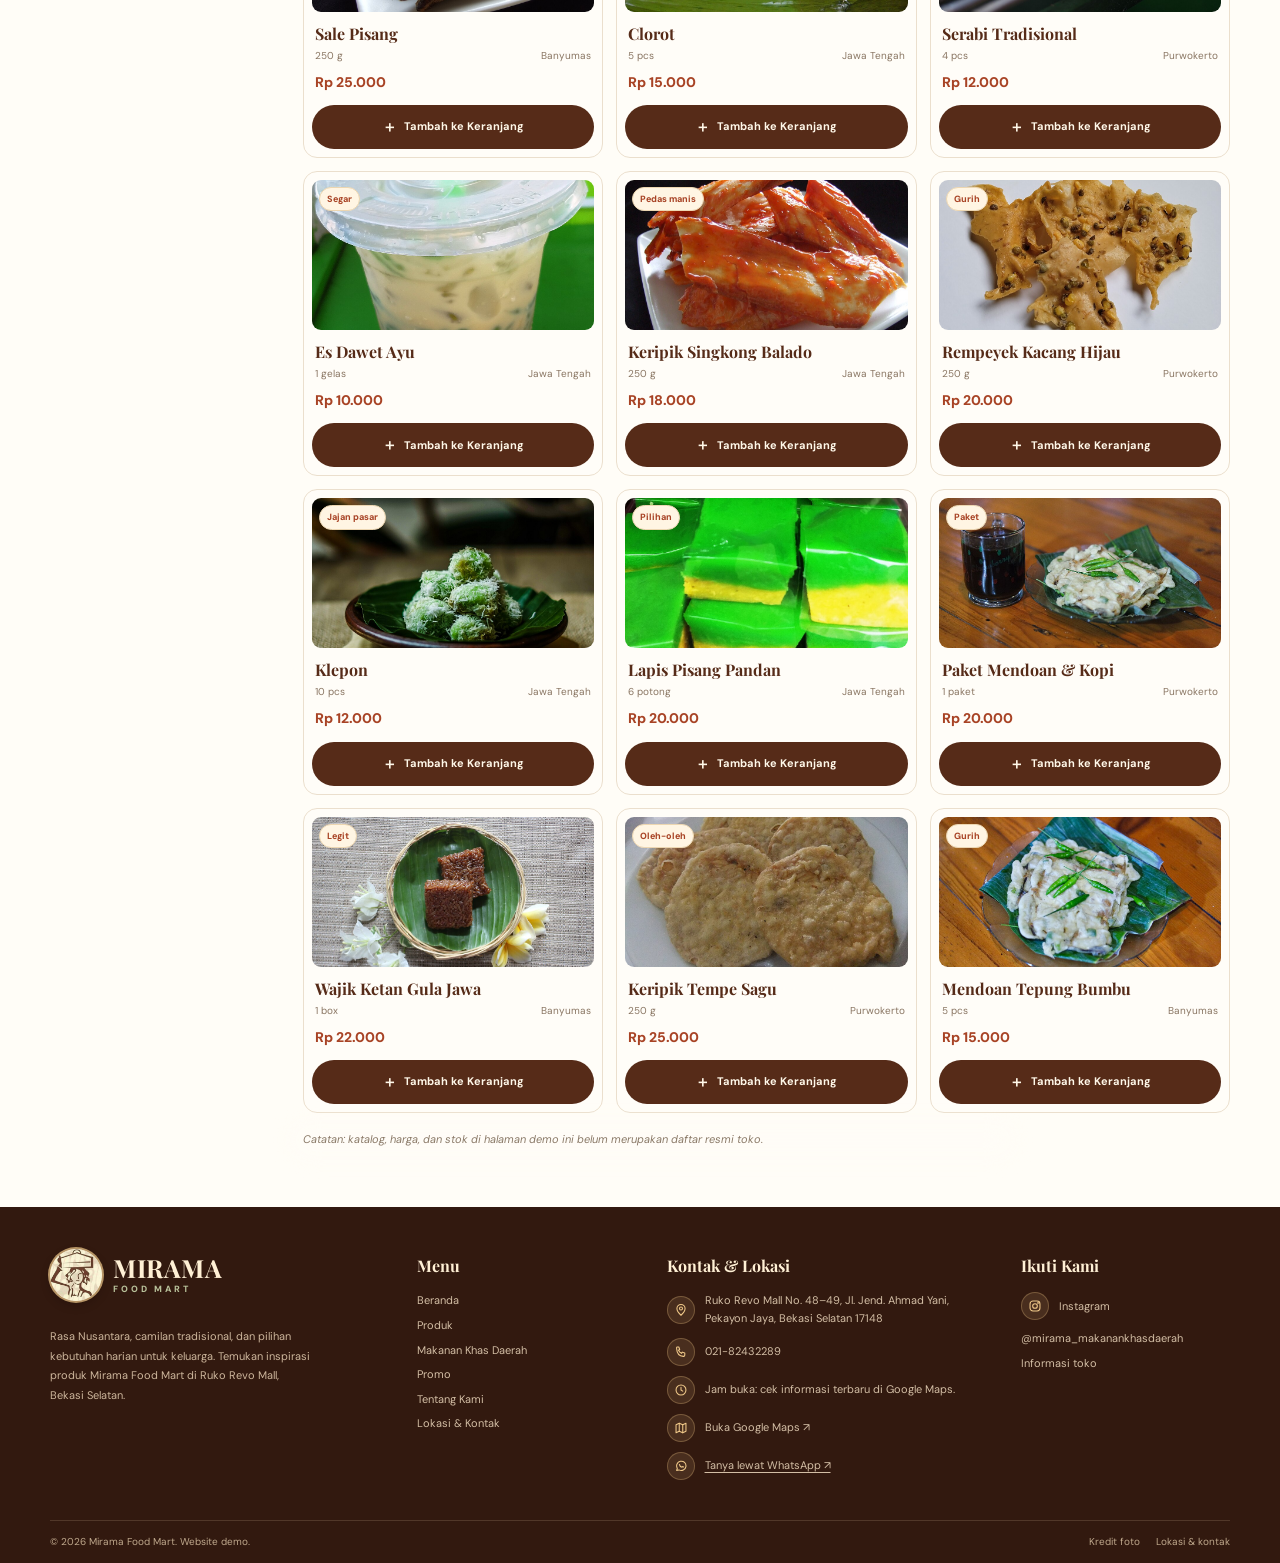
<file: produk.html>
<!doctype html><html lang="id"><head><meta charset="utf-8"><meta name="viewport" content="width=device-width,initial-scale=1"><title>Produk — Mirama Food Mart</title><meta name="description" content="Jelajahi katalog produk Mirama Food Mart."><meta name="theme-color" content="#562b18"><link rel="icon" href="assets/img/favicon.svg" type="image/svg+xml"><link rel="stylesheet" href="assets/css/style.css"></head><body data-page="products"><div id="site-header"></div><main id="page-content"><section class="page-hero page-hero-products"><div class="container page-hero-inner"><div><p class="eyebrow eyebrow-light">Dari pilihan lokal hingga kebutuhan harian</p><h1>Semua Produk<br><span>Mirama Food Mart</span></h1><p>Temukan aneka makanan, camilan, minuman, dan produk pilihan untuk keluarga.</p><div class="breadcrumbs"><a href="index.html">Beranda</a><span>/</span><span>Produk</span></div></div></div></section><section class="section container"><div class="catalog-layout"><aside class="filter-panel"><h3>Filter Produk</h3><label for="product-search-page">Cari produk</label><input id="product-search-page" class="field" type="search" placeholder="Mis. mendoan, getuk…"><h4>Kategori</h4><div id="product-filter-list" class="filter-list"></div><button class="btn btn-outline btn-small" id="reset-filters" type="button">Reset filter</button></aside><div class="catalog-main"><div class="catalog-toolbar"><p id="catalog-count" class="muted">Menampilkan produk pilihan</p><label class="sort-label" for="sort-products">Urutkan <select class="field" id="sort-products"><option value="default">Pilihan Mirama</option><option value="name">Nama A–Z</option><option value="price-asc">Harga terendah</option><option value="price-desc">Harga tertinggi</option></select></label></div><div id="catalog-products" class="product-grid product-grid-catalog"></div><p class="demo-notice">Catatan: katalog, harga, dan stok di halaman demo ini belum merupakan daftar resmi toko.</p></div></div></section></main><div id="site-footer"></div><div id="cart-root"></div><div id="toast" class="toast" role="status" aria-live="polite"></div><script src="assets/js/app.js" defer></script></body></html>
</file>
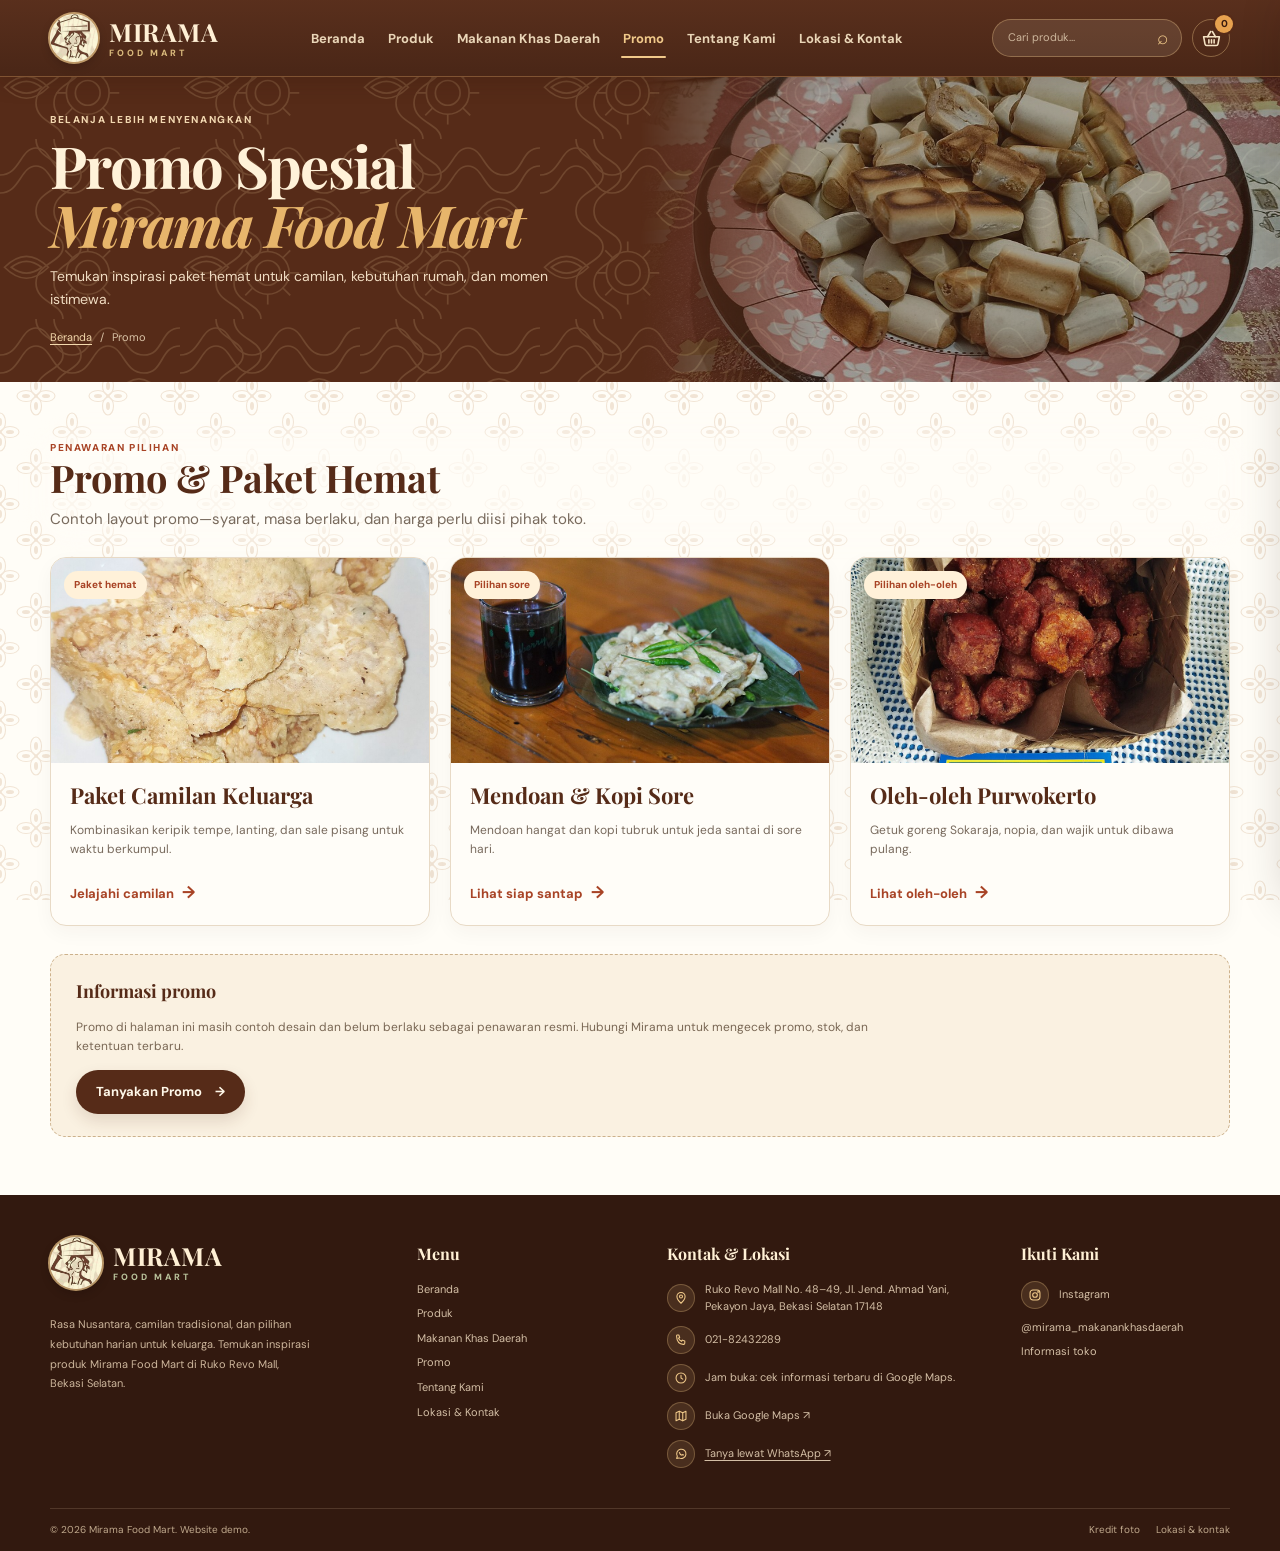
<file: promo.html>
<!doctype html><html lang="id"><head><meta charset="utf-8"><meta name="viewport" content="width=device-width,initial-scale=1"><title>Promo — Mirama Food Mart</title><meta name="description" content="Lihat inspirasi paket hemat dan promo Mirama Food Mart."><meta name="theme-color" content="#562b18"><link rel="icon" href="assets/img/favicon.svg" type="image/svg+xml"><link rel="stylesheet" href="assets/css/style.css"></head><body data-page="promo"><div id="site-header"></div><main id="page-content"><section class="page-hero page-hero-promo"><div class="container page-hero-inner"><div><p class="eyebrow eyebrow-light">Belanja lebih menyenangkan</p><h1>Promo Spesial<br><span>Mirama Food Mart</span></h1><p>Temukan inspirasi paket hemat untuk camilan, kebutuhan rumah, dan momen istimewa.</p><div class="breadcrumbs"><a href="index.html">Beranda</a><span>/</span><span>Promo</span></div></div></div></section><section class="section container"><div class="section-heading"><div><p class="eyebrow">Penawaran pilihan</p><h2>Promo & Paket Hemat</h2><p class="muted">Contoh layout promo—syarat, masa berlaku, dan harga perlu diisi pihak toko.</p></div></div><div id="promo-grid" class="promo-grid"></div><div class="promo-footnote"><strong>Informasi promo</strong><p>Promo di halaman ini masih contoh desain dan belum berlaku sebagai penawaran resmi. Hubungi Mirama untuk mengecek promo, stok, dan ketentuan terbaru.</p><button class="btn btn-primary js-whatsapp" type="button">Tanyakan Promo <span>→</span></button></div></section></main><div id="site-footer"></div><div id="cart-root"></div><div id="toast" class="toast" role="status" aria-live="polite"></div><script src="assets/js/app.js" defer></script></body></html>
</file>
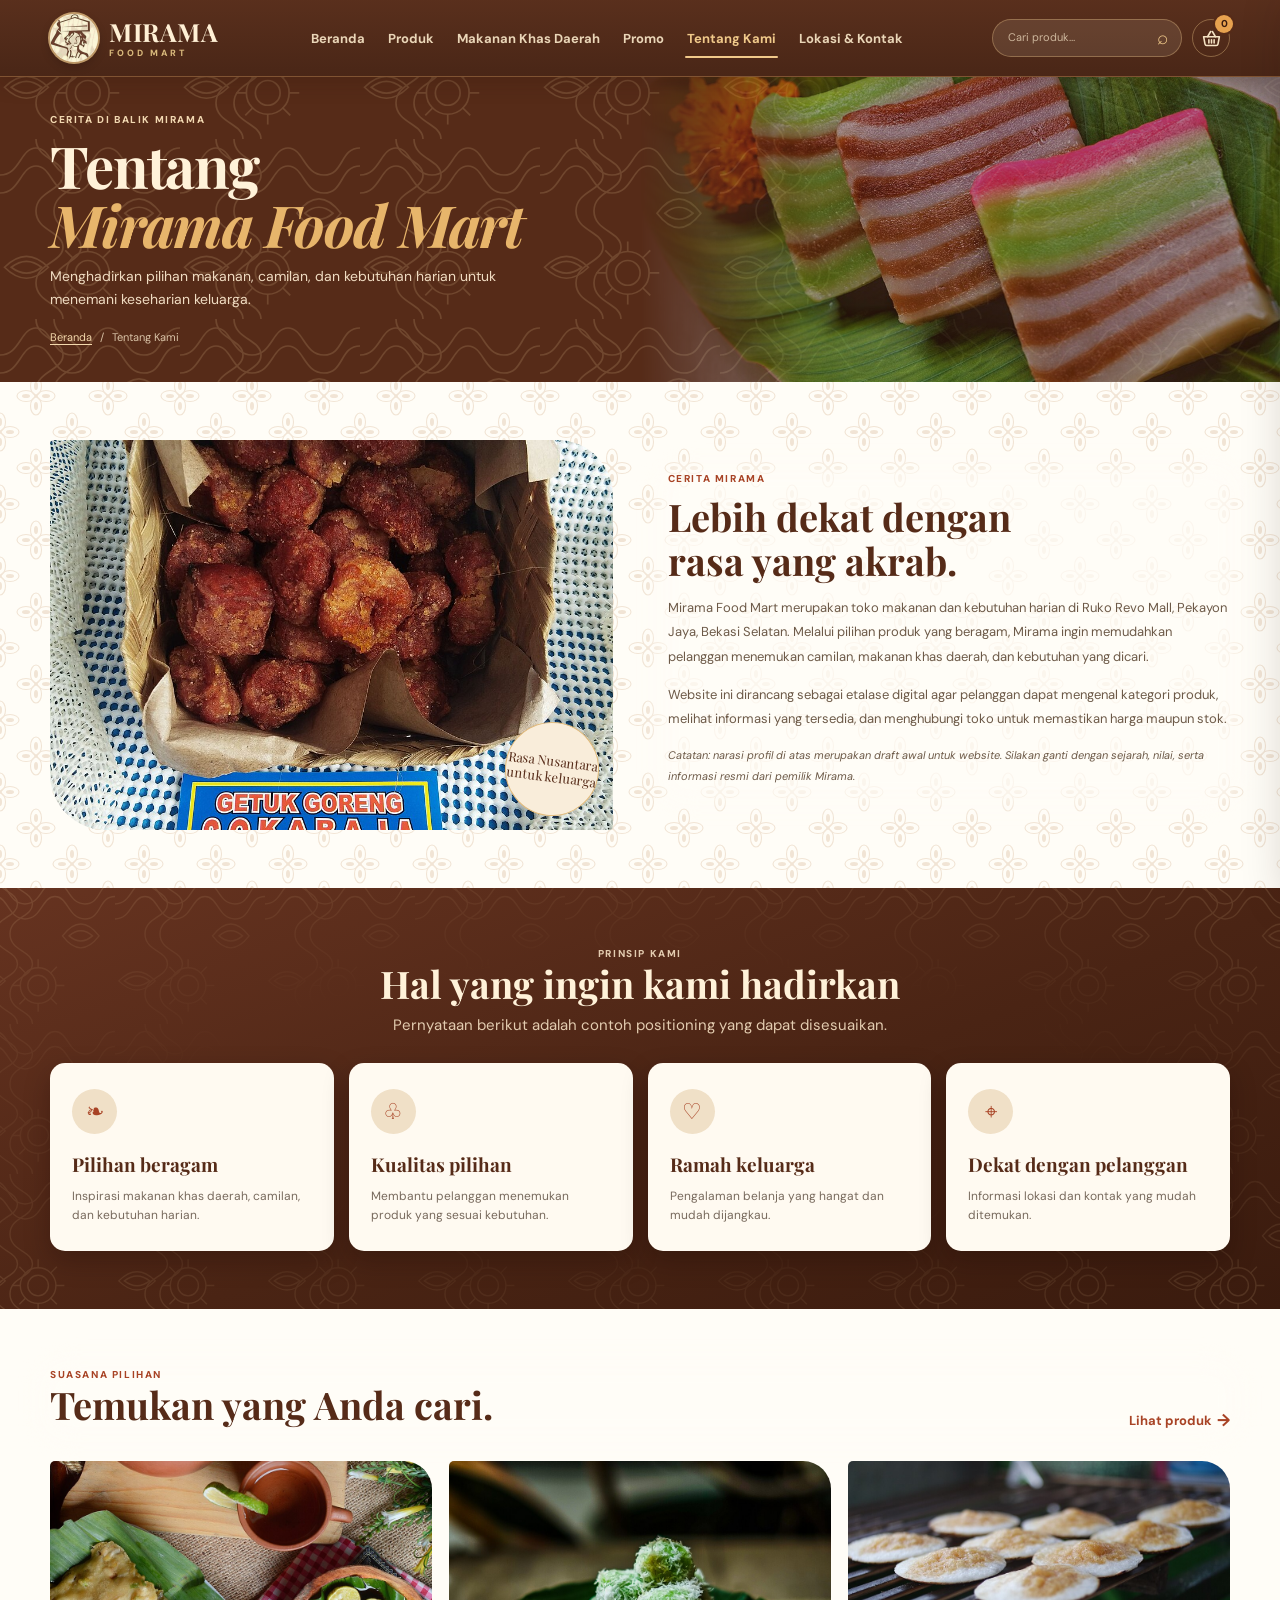
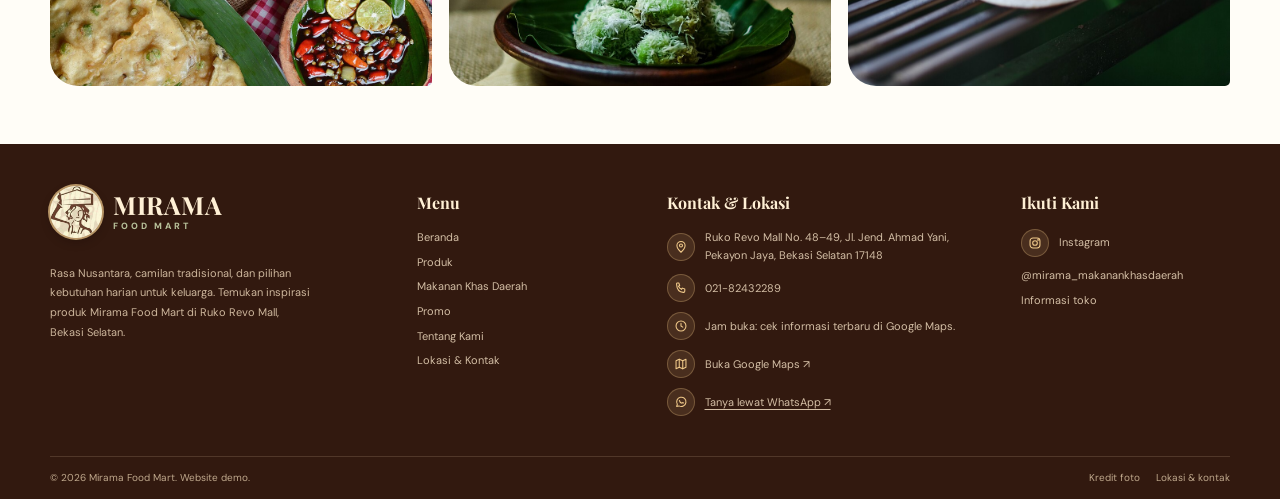
<file: tentang-kami.html>
<!doctype html><html lang="id"><head><meta charset="utf-8"><meta name="viewport" content="width=device-width,initial-scale=1"><title>Tentang Kami — Mirama Food Mart</title><meta name="description" content="Kenali Mirama Food Mart dan pilihan makanan khas daerahnya."><meta name="theme-color" content="#562b18"><link rel="icon" href="assets/img/favicon.svg" type="image/svg+xml"><link rel="stylesheet" href="assets/css/style.css"></head><body data-page="about"><div id="site-header"></div><main id="page-content"><section class="page-hero page-hero-about"><div class="container page-hero-inner"><div><p class="eyebrow eyebrow-light">Cerita di balik Mirama</p><h1>Tentang<br><span>Mirama Food Mart</span></h1><p>Menghadirkan pilihan makanan, camilan, dan kebutuhan harian untuk menemani keseharian keluarga.</p><div class="breadcrumbs"><a href="index.html">Beranda</a><span>/</span><span>Tentang Kami</span></div></div></div></section><section class="section container story-layout"><div class="story-photo"><img src="assets/img/snacks/getuk-goreng-2.jpg" alt="Getuk goreng Sokaraja dalam kemasan besek" loading="lazy"><span class="photo-stamp">Rasa Nusantara<br>untuk keluarga</span></div><article class="story-copy"><p class="eyebrow">Cerita Mirama</p><h2>Lebih dekat dengan<br>rasa yang akrab.</h2><p>Mirama Food Mart merupakan toko makanan dan kebutuhan harian di Ruko Revo Mall, Pekayon Jaya, Bekasi Selatan. Melalui pilihan produk yang beragam, Mirama ingin memudahkan pelanggan menemukan camilan, makanan khas daerah, dan kebutuhan yang dicari.</p><p>Website ini dirancang sebagai etalase digital agar pelanggan dapat mengenal kategori produk, melihat informasi yang tersedia, dan menghubungi toko untuk memastikan harga maupun stok.</p><p class="muted">Catatan: narasi profil di atas merupakan draft awal untuk website. Silakan ganti dengan sejarah, nilai, serta informasi resmi dari pemilik Mirama.</p></article></section><section class="section section-tint"><div class="container"><div class="section-heading centered"><div><p class="eyebrow">Prinsip kami</p><h2>Hal yang ingin kami hadirkan</h2><p class="muted">Pernyataan berikut adalah contoh positioning yang dapat disesuaikan.</p></div></div><div class="values-grid"><article class="value-card"><span class="value-icon">❧</span><h3>Pilihan beragam</h3><p>Inspirasi makanan khas daerah, camilan, dan kebutuhan harian.</p></article><article class="value-card"><span class="value-icon">♧</span><h3>Kualitas pilihan</h3><p>Membantu pelanggan menemukan produk yang sesuai kebutuhan.</p></article><article class="value-card"><span class="value-icon">♡</span><h3>Ramah keluarga</h3><p>Pengalaman belanja yang hangat dan mudah dijangkau.</p></article><article class="value-card"><span class="value-icon">⌖</span><h3>Dekat dengan pelanggan</h3><p>Informasi lokasi dan kontak yang mudah ditemukan.</p></article></div></div></section><section class="section container"><div class="section-heading"><div><p class="eyebrow">Suasana pilihan</p><h2>Temukan yang Anda cari.</h2></div><a class="text-link" href="produk.html">Lihat produk <span>→</span></a></div><div class="gallery-grid"><img src="assets/img/snacks/mendoan.jpg" alt="Tempe mendoan dengan sambal kecap" loading="lazy"><img src="assets/img/snacks/klepon.jpg" alt="Klepon jajan pasar" loading="lazy"><img src="assets/img/snacks/serabi.jpg" alt="Serabi tradisional di atas tungku" loading="lazy"></div></section></main><div id="site-footer"></div><div id="cart-root"></div><div id="toast" class="toast" role="status" aria-live="polite"></div><script src="assets/js/app.js" defer></script></body></html>
</file>
<file: assets/css/style.css>
@import url('https://fonts.googleapis.com/css2?family=DM+Sans:wght@400;500;600;700&family=Playfair+Display:wght@500;600;700;800&display=swap');
:root{--brown:#562b18;--brown-2:#733b21;--brown-3:#96572f;--cream:#fbf5e9;--paper:#fffdf7;--sand:#f0e1c9;--sand-2:#ead4b2;--rust:#a84325;--olive:#3c5838;--ink:#2d2019;--muted:#786a5d;--line:#e8dac6;--shadow:0 14px 34px rgba(72,39,21,.09);--radius:18px;--serif:'Playfair Display',Georgia,serif;--sans:'DM Sans',Arial,sans-serif}
*{box-sizing:border-box}html{scroll-behavior:smooth}body{margin:0;background:var(--paper);color:var(--ink);font-family:var(--sans);font-size:15px;line-height:1.6}body.drawer-open{overflow:hidden}img{max-width:100%;display:block}a{color:inherit;text-decoration:none}button,input,select{font:inherit}button{cursor:pointer}button:focus-visible,a:focus-visible,input:focus-visible,select:focus-visible{outline:3px solid #c78a53;outline-offset:3px}.container{width:min(1180px,calc(100% - 44px));margin-inline:auto}.muted{color:var(--muted)}.eyebrow{text-transform:uppercase;letter-spacing:.16em;color:var(--rust);font-size:10px;font-weight:800;margin:0 0 8px}.eyebrow-light{color:#f2d8b1}.section{padding:58px 0}.section-tint{background:#f7efe1;border-top:1px solid #f1e6d4;border-bottom:1px solid #f1e6d4}.section-heading{display:flex;align-items:end;justify-content:space-between;gap:24px;margin-bottom:26px}.section-heading h2,.about-copy h2,.story-copy h2,.contact-info h2,.review-section h2{font-family:var(--serif);font-size:clamp(27px,3vw,38px);line-height:1.15;color:var(--brown);margin:0 0 8px}.section-heading p{margin:0}.text-link{font-weight:700;font-size:13px;color:var(--rust);white-space:nowrap}.text-link span{font-size:17px;margin-left:5px}.btn{display:inline-flex;align-items:center;justify-content:center;gap:13px;border:1px solid transparent;border-radius:999px;padding:12px 19px;font-size:13px;font-weight:700;line-height:1.1;transition:transform .18s ease,background .18s ease,box-shadow .18s ease}.btn:hover{transform:translateY(-2px)}.btn-primary{background:var(--brown);color:#fff8e9;box-shadow:0 7px 16px rgba(86,43,24,.14)}.btn-primary:hover{background:#3d1e11}.btn-outline{border-color:#b9a18a;background:rgba(255,253,247,.7);color:var(--brown)}.btn-outline:hover{background:#f1e1c9}.btn-cream{background:#fff7e9;color:var(--brown);border-color:rgba(255,255,255,.65)}.btn-cream:hover{background:#f4dfbd}.btn-small{padding:9px 14px;font-size:12px}.demo-notice{font-size:11px;color:#8a7967;margin:18px 0 0;font-style:italic}
/* Header */
.site-header{position:sticky;top:0;z-index:30;background:rgba(255,253,247,.96);backdrop-filter:blur(14px);border-bottom:1px solid rgba(117,74,43,.15)}.header-inner{height:76px;display:flex;align-items:center;gap:24px}.brand{display:inline-flex;align-items:center;gap:9px;min-width:172px}.brand-mark{width:42px;height:42px;border-radius:50% 50% 44% 44%;background:var(--brown);color:#ffefd1;display:grid;place-items:center;font-family:var(--serif);font-size:19px;font-weight:800;position:relative}.brand-mark:after{content:'❧';position:absolute;color:#cf9b51;font-size:18px;top:-10px;right:-6px;transform:rotate(18deg)}.brand-text{display:flex;flex-direction:column;line-height:1}.brand-text strong{font-family:var(--serif);font-size:21px;letter-spacing:-.5px;color:var(--brown)}.brand-text small{font-size:8px;letter-spacing:.23em;font-weight:800;color:var(--olive);margin-top:4px}.desktop-nav{display:flex;align-items:center;gap:19px;flex:1;justify-content:center}.desktop-nav a{padding:29px 0 25px;font-size:11px;font-weight:700;color:#5d4d40;white-space:nowrap;position:relative}.desktop-nav a:hover,.desktop-nav a.active{color:var(--rust)}.desktop-nav a.active:after{content:'';position:absolute;left:0;right:0;bottom:18px;height:2px;background:var(--rust);border-radius:4px}.header-tools{display:flex;align-items:center;gap:10px}.search-form{display:flex;align-items:center;border:1px solid var(--line);background:#fffaf1;border-radius:99px;padding:0 6px 0 13px;height:38px;width:190px}.search-form input{border:0;outline:0;background:transparent;width:100%;font-size:11px;color:var(--ink);min-width:0}.search-form button,.icon-button{border:0;background:none;color:var(--brown);display:grid;place-items:center}.search-form button{font-size:19px;width:28px}.icon-button{position:relative;width:38px;height:38px;border:1px solid var(--line);border-radius:50%;font-size:18px}.cart-badge{position:absolute;right:-4px;top:-5px;border-radius:50%;width:18px;height:18px;background:var(--rust);color:white;display:grid;place-items:center;font-size:10px;font-weight:800}.menu-toggle{display:none}.mobile-nav{display:none;padding:4px 22px 18px;background:var(--paper);border-top:1px solid var(--line)}.mobile-nav a{display:block;padding:10px 0;border-bottom:1px solid var(--line);font-weight:700;font-size:13px;color:var(--brown)}
/* Home */
.hero{display:grid;grid-template-columns:.9fr 1.1fr;gap:22px;align-items:stretch;padding-top:30px;padding-bottom:22px;position:relative}.hero-copy{position:relative;display:flex;flex-direction:column;align-items:flex-start;justify-content:center;padding:36px 16px 34px 12px;min-height:400px}.hero-copy:before,.batik-corner:after{content:'';position:absolute;inset:0 auto auto 0;width:125px;height:145px;opacity:.1;background:url('../img/batik-pattern.svg') left top/125px repeat;pointer-events:none}.hero-copy h1,.page-hero h1{font-family:var(--serif);font-size:clamp(42px,5vw,66px);line-height:1.01;letter-spacing:-1.7px;margin:4px 0 18px;color:var(--brown);position:relative}.hero-copy h1 span,.page-hero h1 span{color:var(--rust);font-style:italic}.hero-text{font-size:15px;line-height:1.8;color:#6f5d4b;max-width:415px;margin:0 0 24px}.hero-actions{display:flex;flex-wrap:wrap;gap:12px}.hero-note{margin-top:27px;color:#8c6e4b;font-size:11px;display:flex;align-items:center;gap:10px}.note-mark{font-size:24px;color:#b77a3d}.hero-visual{position:relative;min-height:390px;border-radius:5px 72px 5px 72px;overflow:hidden;background:var(--sand);box-shadow:var(--shadow)}.hero-visual:after{content:'';position:absolute;inset:0;background:linear-gradient(90deg,rgba(44,22,9,.03),rgba(35,20,10,.12) 55%,rgba(35,20,10,.4));pointer-events:none}.hero-visual>img{height:100%;width:100%;object-fit:cover}.hero-image-label{position:absolute;z-index:1;right:22px;bottom:22px;background:rgba(69,34,18,.88);color:#fff4dc;padding:18px 22px;border:1px solid rgba(255,232,195,.5);border-radius:3px 24px 3px 24px;min-width:190px}.label-kicker{font-size:9px;letter-spacing:.17em;text-transform:uppercase;color:#e2b975;display:block;margin-bottom:6px}.hero-image-label strong{font-family:var(--serif);font-size:22px;line-height:1.12}.benefit-strip{display:grid;grid-template-columns:repeat(4,1fr);background:#f3e6d2;border:1px solid #ead8be;padding:12px 18px;border-radius:16px;position:relative;z-index:2;margin-top:2px;box-shadow:0 12px 28px rgba(70,38,20,.05)}.benefit{display:flex;align-items:center;gap:12px;padding:8px 13px;border-right:1px solid #dfccb0}.benefit:last-child{border-right:0}.benefit-icon{width:42px;height:42px;display:grid;place-items:center;border-radius:50%;background:#fff6e7;color:var(--rust);font-size:22px;flex-shrink:0}.benefit strong,.benefit small{display:block}.benefit strong{font-size:12px;color:var(--brown)}.benefit small{font-size:10px;color:#867360;line-height:1.4;margin-top:3px}.category-grid{display:grid;grid-template-columns:repeat(7,1fr);gap:12px}.category-card{border:1px solid var(--line);background:#fffaf2;border-radius:13px;overflow:hidden;transition:transform .2s,box-shadow .2s}.category-card:hover{transform:translateY(-4px);box-shadow:var(--shadow)}.category-card img{width:100%;height:116px;object-fit:cover}.category-card span{display:block;padding:11px 10px 13px;font-size:12px;font-weight:700;line-height:1.35;color:var(--brown)}.category-card small{display:block;margin-top:5px;font-size:10px;color:var(--muted);font-weight:500}.product-grid{display:grid;grid-template-columns:repeat(4,minmax(0,1fr));gap:15px}.product-card{background:#fffdf8;border:1px solid #ebdfcd;border-radius:14px;padding:8px;min-width:0;position:relative;transition:transform .2s,box-shadow .2s}.product-card:hover{transform:translateY(-3px);box-shadow:var(--shadow)}.product-image{height:170px;width:100%;border-radius:9px;object-fit:cover;background:#f3e3ce}.product-tag{position:absolute;top:15px;left:15px;background:#fff5e3;border:1px solid #ecd6b1;color:var(--rust);padding:4px 7px;border-radius:99px;font-size:9px;font-weight:800}.product-card h3{font-family:var(--serif);font-size:16px;line-height:1.25;color:var(--brown);margin:12px 3px 4px}.product-meta{display:flex;justify-content:space-between;gap:7px;color:#897562;font-size:10px;margin:0 3px 7px}.product-price{font-weight:800;color:var(--rust);font-size:14px;margin:0 3px 12px}.add-cart{border:0;background:var(--brown);color:#fff8e9;border-radius:99px;display:flex;align-items:center;justify-content:center;gap:7px;width:100%;padding:10px 8px;font-size:11px;font-weight:700;transition:background .15s}.add-cart:hover{background:var(--rust)}.add-cart span{font-size:15px}.promo-banner{margin-top:56px;margin-bottom:15px;border-radius:20px;overflow:hidden;background:var(--brown);color:#fff4df;display:grid;grid-template-columns:1fr .9fr;min-height:265px;position:relative}.promo-banner:before,.location-band:before,.whatsapp-cta:before,.page-hero:before,.heritage-banner:before{content:'';position:absolute;inset:0;background:url('../img/batik-pattern.svg') left center/180px repeat;opacity:.22;pointer-events:none}.promo-copy{position:relative;z-index:1;padding:36px 42px;align-self:center}.promo-copy h2,.location-band h2,.whatsapp-inner h2,.contact-bottom h2,.heritage-banner h2{font-family:var(--serif);font-size:clamp(27px,3.1vw,40px);line-height:1.12;margin:0 0 12px}.promo-copy p:not(.eyebrow){max-width:390px;color:#ead8c0;font-size:13px}.promo-copy .btn{margin-top:10px}.promo-banner>img{height:100%;min-height:265px;max-height:320px;width:100%;object-fit:cover;mask-image:linear-gradient(90deg,transparent 0%,#000 20%)}.about-preview{display:grid;grid-template-columns:1.05fr 1fr .75fr;align-items:center;gap:30px}.about-photo{position:relative;border-radius:4px 36px 4px 36px;overflow:hidden;min-height:320px}.about-photo img{height:320px;width:100%;object-fit:cover}.photo-stamp{position:absolute;right:14px;bottom:14px;border:1px solid #e3bc7d;background:#f9edda;color:var(--brown);border-radius:50%;width:94px;height:94px;display:grid;place-items:center;text-align:center;font-family:var(--serif);font-size:13px;line-height:1.2;transform:rotate(7deg)}.about-copy p:not(.eyebrow){font-size:13px;line-height:1.8}.about-copy .btn{margin-top:9px}.value-list{display:flex;flex-direction:column;gap:11px}.value-list>div{display:flex;gap:13px;padding:13px;border:1px solid var(--line);border-radius:12px;background:#fffaf1}.value-list>div>span{font-family:var(--serif);font-size:19px;color:#b27c4d}.value-list p{margin:0}.value-list strong,.value-list small{display:block}.value-list strong{font-size:12px;color:var(--brown)}.value-list small{font-size:10px;line-height:1.5;color:var(--muted);margin-top:3px}.location-band{position:relative;overflow:hidden;background:var(--brown);color:#fff3de;padding:40px 0;margin-top:45px}.location-band-inner{display:flex;align-items:center;justify-content:space-between;gap:35px;position:relative;z-index:1}.location-band h2{margin-bottom:8px}.location-band p:not(.eyebrow){color:#e7d4bb;font-size:13px}.location-mini{display:flex;align-items:center;gap:15px;background:#fff4e1;color:var(--brown);border-radius:14px;padding:18px 22px;min-width:290px}.location-mini>div{display:flex;flex-direction:column}.location-mini strong{font-family:var(--serif);font-size:17px}.location-mini small{color:#7d6651;font-size:11px;margin:2px 0 7px}.location-mini a{color:var(--rust);font-size:11px;font-weight:800}.map-pin{font-size:32px;color:var(--rust)}.review-section{text-align:center;padding:60px 22px}.review-section .eyebrow{margin-bottom:5px}.review-section h2{margin-bottom:13px}.rating-summary{display:flex;align-items:center;justify-content:center;gap:12px;margin:13px 0 12px;font-size:13px;flex-wrap:wrap}.stars{letter-spacing:3px;color:#d59a30;font-size:20px}.rating-summary .muted{font-size:11px}.whatsapp-cta{background:#3f5737;color:#fff4e1;position:relative;overflow:hidden;padding:28px 0}.whatsapp-inner{position:relative;z-index:1;display:flex;align-items:center;gap:22px}.cta-symbol{display:grid;place-items:center;width:58px;height:58px;border:1px solid #bdc6a5;border-radius:50%;font-size:30px;flex-shrink:0}.whatsapp-inner h2{font-size:29px;margin:0 0 4px}.whatsapp-inner p:not(.eyebrow){margin:0;color:#dae2d0;font-size:12px}.whatsapp-inner .btn{margin-left:auto;white-space:nowrap}
/* Inner page hero */
.page-hero{position:relative;background:var(--brown);color:#fff4e1;overflow:hidden;min-height:250px;display:flex;align-items:center}.page-hero:after{content:'';position:absolute;inset:0 0 0 auto;width:50%;background-size:cover;background-position:center;opacity:.64;mask-image:linear-gradient(90deg,transparent,#000 28%)}.page-hero-products:after{background-image:linear-gradient(0deg,rgba(56,29,14,.2),rgba(56,29,14,.1)),url('../img/snacks/keripik-tempe.jpg')}.page-hero-regional:after{background-image:linear-gradient(0deg,rgba(56,29,14,.12),rgba(56,29,14,.12)),url('../img/snacks/getuk-goreng.jpg')}.page-hero-promo:after{background-image:linear-gradient(0deg,rgba(56,29,14,.1),rgba(56,29,14,.1)),url('../img/snacks/nopia.jpg')}.page-hero-about:after{background-image:linear-gradient(0deg,rgba(56,29,14,.12),rgba(56,29,14,.12)),url('../img/snacks/kue-lapis.jpg')}.page-hero-contact:after{background-image:linear-gradient(0deg,rgba(56,29,14,.12),rgba(56,29,14,.12)),url('../img/snacks/mendoan-kopi.jpg')}.page-hero-inner{position:relative;z-index:1;padding:35px 0}.page-hero h1{font-size:clamp(37px,4.7vw,58px);color:#fff2d9;margin:5px 0 12px}.page-hero h1 span{color:#e7b56b}.page-hero-inner>div{max-width:620px}.page-hero-inner p:not(.eyebrow):not(.breadcrumbs){max-width:510px;color:#f0dcc2;margin:0;font-size:14px}.breadcrumbs{display:flex;gap:8px;align-items:center;margin-top:19px;color:#d9c3a7;font-size:11px}.breadcrumbs a{color:#f4d9ac;text-decoration:underline;text-underline-offset:3px}
/* Catalog */
.catalog-layout{display:grid;grid-template-columns:225px 1fr;gap:28px;align-items:start}.filter-panel{position:sticky;top:96px;background:#f8efdf;border:1px solid var(--line);border-radius:16px;padding:20px}.filter-panel h3{font-family:var(--serif);font-size:21px;color:var(--brown);margin:0 0 15px}.filter-panel h4{font-size:12px;color:var(--brown);margin:20px 0 10px}.filter-panel label{display:block;font-size:11px;font-weight:700;margin-bottom:7px;color:#715743}.field{background:#fffdf7;border:1px solid #dfceb5;border-radius:9px;color:var(--ink);padding:10px 11px;width:100%;font-size:12px;min-width:0}.filter-list{display:flex;flex-direction:column;gap:8px;margin-bottom:18px}.filter-option{display:flex;align-items:center;gap:8px;font-size:12px;color:#665341;cursor:pointer}.filter-option input{accent-color:var(--brown)}.catalog-toolbar{display:flex;align-items:center;justify-content:space-between;gap:15px;margin-bottom:18px}.catalog-toolbar p{font-size:12px;margin:0}.sort-label{display:flex;align-items:center;gap:9px;white-space:nowrap;font-size:11px;font-weight:700;color:var(--brown)}.sort-label .field{width:165px}.product-grid-catalog{grid-template-columns:repeat(3,minmax(0,1fr));gap:13px}.product-grid-catalog .product-image{height:150px}.catalog-main .demo-notice{max-width:700px}.empty-state{padding:50px 20px;text-align:center;background:#fff9ee;border:1px dashed var(--sand-2);border-radius:15px;color:var(--muted);grid-column:1/-1}.empty-state strong{display:block;color:var(--brown);font-family:var(--serif);font-size:23px;margin-bottom:5px}
/* Regional page */
.intro-row{display:flex;align-items:end;justify-content:space-between;gap:30px;margin-bottom:24px}.intro-row h2{font-family:var(--serif);font-size:32px;color:var(--brown);margin:0}.intro-text{max-width:510px;font-size:13px;margin:0}.pill-filters{display:flex;gap:8px;flex-wrap:wrap;margin:0 0 24px}.pill-filter{padding:9px 18px;border-radius:99px;border:1px solid #dcc7a9;background:#fffaf0;color:#785e45;font-size:11px;font-weight:700}.pill-filter:hover,.pill-filter.active{background:var(--brown);color:#fff2dc;border-color:var(--brown)}.product-grid-regional{grid-template-columns:repeat(4,minmax(0,1fr))}.heritage-banner{position:relative;overflow:hidden;background:#4a2515;color:#fff1d9;border-radius:18px;margin-top:52px;padding:36px;min-height:245px;display:flex;align-items:center;justify-content:space-between;gap:24px}.heritage-banner>div{position:relative;z-index:1;max-width:480px}.heritage-banner p:not(.eyebrow){font-size:12px;color:#e1c8a8;max-width:410px}.heritage-banner img{width:42%;height:220px;object-fit:cover;border-radius:3px 32px 3px 32px;position:relative;z-index:1}.heritage-banner .btn{margin-top:10px}
/* Promo */
.promo-grid{display:grid;grid-template-columns:repeat(3,minmax(0,1fr));gap:20px}.promo-card{border:1px solid var(--line);border-radius:16px;overflow:hidden;background:#fffdf8;box-shadow:0 7px 20px rgba(58,32,16,.04)}.promo-card-image{height:205px;position:relative;overflow:hidden}.promo-card-image img{width:100%;height:100%;object-fit:cover;transition:transform .3s}.promo-card:hover .promo-card-image img{transform:scale(1.04)}.promo-label{position:absolute;top:13px;left:13px;background:#fff1d9;color:var(--rust);padding:6px 10px;border-radius:99px;font-size:10px;font-weight:800}.promo-card-body{padding:19px}.promo-card-body h3{font-family:var(--serif);font-size:22px;line-height:1.2;color:var(--brown);margin:0 0 8px}.promo-card-body p{color:var(--muted);font-size:12px;min-height:39px}.promo-card-body .text-link{display:inline-block;margin-top:7px}.promo-footnote{margin-top:28px;padding:22px 25px;border:1px dashed #ccb18b;background:#faf1e1;border-radius:15px}.promo-footnote strong{font-family:var(--serif);font-size:18px;color:var(--brown)}.promo-footnote p{font-size:12px;color:#796754;max-width:800px}.promo-footnote .btn{margin-top:2px}
/* About */
.story-layout{display:grid;grid-template-columns:1fr 1fr;align-items:center;gap:55px}.story-photo{position:relative;border-radius:4px 56px 4px 56px;overflow:hidden;min-height:390px}.story-photo img{height:390px;width:100%;object-fit:cover}.story-copy p:not(.eyebrow){font-size:13px;line-height:1.9;color:#6d5a48}.story-copy .muted{font-size:11px!important;font-style:italic}.centered{justify-content:center;text-align:center}.centered>div{max-width:630px}.values-grid{display:grid;grid-template-columns:repeat(4,1fr);gap:15px}.value-card{padding:25px 21px;background:#fffaf1;border:1px solid var(--line);border-radius:15px}.value-icon{width:45px;height:45px;background:#f0e0c7;color:var(--rust);border-radius:50%;display:grid;place-items:center;font-size:22px}.value-card h3{font-family:var(--serif);font-size:19px;color:var(--brown);margin:15px 0 7px}.value-card p{font-size:12px;color:var(--muted);margin:0}.gallery-grid{display:grid;grid-template-columns:repeat(3,1fr);gap:17px}.gallery-grid img{width:100%;height:225px;object-fit:cover;border-radius:5px 28px 5px 28px}
/* Contact */
.contact-layout{display:grid;grid-template-columns:.85fr 1.15fr;gap:42px;align-items:start}.contact-info .muted{font-size:13px}.contact-detail{display:flex;gap:14px;padding:16px 0;border-bottom:1px solid var(--line)}.contact-icon{display:grid;place-items:center;flex-shrink:0;width:42px;height:42px;border-radius:50%;background:#f3e3cc;color:var(--rust);font-size:21px}.contact-detail strong{display:block;color:var(--brown);font-size:13px}.contact-detail p{font-size:12px;color:var(--muted);margin:4px 0 0;line-height:1.7}.contact-info>.btn{margin-top:22px}.contact-map{border-radius:18px;overflow:hidden;border:1px solid var(--line);background:#f4e8d3;box-shadow:var(--shadow)}.contact-map iframe{display:block;width:100%;height:370px;border:0}.map-caption{display:flex;align-items:center;gap:13px;padding:15px 18px;background:#fff8eb}.map-caption>div{display:flex;flex-direction:column;flex:1}.map-caption strong{font-family:var(--serif);color:var(--brown);font-size:17px}.map-caption small{color:var(--muted);font-size:11px}.map-caption>a{font-size:12px;color:var(--rust);font-weight:800}.contact-bottom{background:var(--brown);color:#fff1dc;padding:34px 0;position:relative;overflow:hidden}.contact-bottom-inner{position:relative;z-index:1;display:flex;align-items:center;justify-content:space-between;gap:30px}.contact-bottom h2{margin-bottom:6px}.contact-bottom p:not(.eyebrow){font-size:12px;color:#e3ccb0;margin:0}
/* Footer */
.site-footer{background:#32190f;color:#e5d2b9;position:relative;overflow:hidden}.footer-main{display:grid;grid-template-columns:1.25fr .8fr 1.2fr .8fr;gap:40px;padding:42px 0 30px;position:relative;z-index:1}.footer-brand .brand{margin-bottom:15px}.footer-brand .brand-mark{background:#f1debd;color:var(--brown)}.footer-brand .brand-text strong{color:#fff0d5}.footer-brand .brand-text small{color:#b8c19a}.footer-brand p{font-size:11px;line-height:1.8;max-width:260px;color:#cdb69c}.footer-col h3{font-family:var(--serif);font-size:16px;color:#fff0d5;margin:4px 0 14px}.footer-col a,.footer-col p{display:block;font-size:11px;color:#d3bea5;margin:7px 0;line-height:1.6}.footer-col a:hover{color:#f4d29b}.footer-contact-row{display:flex;gap:9px;align-items:flex-start}.footer-bottom{border-top:1px solid rgba(239,211,173,.16);padding:13px 0;display:flex;justify-content:space-between;gap:20px;font-size:10px;color:#bfa88c}.footer-legal{display:flex;gap:16px}.footer-social{display:flex;gap:8px}.footer-social a{width:31px;height:31px;border:1px solid rgba(234,213,181,.3);border-radius:50%;display:grid;place-items:center;font-weight:800}
/* Cart drawer & toast */
.drawer-scrim{position:fixed;inset:0;background:rgba(34,21,13,.5);z-index:49;opacity:0;visibility:hidden;transition:.22s}.drawer-scrim.open{opacity:1;visibility:visible}.cart-drawer{position:fixed;z-index:50;top:0;right:0;height:100dvh;width:min(440px,100%);background:#fffaf0;box-shadow:-14px 0 45px rgba(30,15,7,.2);transform:translateX(105%);transition:transform .25s ease;display:flex;flex-direction:column}.cart-drawer.open{transform:translateX(0)}.drawer-head{padding:22px 23px;border-bottom:1px solid var(--line);display:flex;align-items:center;justify-content:space-between}.drawer-head h2{font-family:var(--serif);font-size:26px;color:var(--brown);margin:0}.close-drawer{border:0;background:#f0e0c8;color:var(--brown);border-radius:50%;width:36px;height:36px;font-size:19px}.cart-items{padding:15px 22px;overflow:auto;flex:1}.cart-item{display:grid;grid-template-columns:66px 1fr auto;gap:12px;padding:13px 0;border-bottom:1px solid var(--line);align-items:center}.cart-item img{width:66px;height:66px;object-fit:cover;border-radius:10px}.cart-item h3{font-family:var(--serif);font-size:15px;margin:0;color:var(--brown)}.cart-item p{font-size:12px;color:var(--rust);font-weight:800;margin:3px 0 7px}.qty-controls{display:flex;align-items:center;gap:9px}.qty-controls button{width:25px;height:25px;border:1px solid #ddc9ae;background:#fffdf7;border-radius:50%;color:var(--brown)}.cart-item-remove{border:0;background:none;color:#9b8871;font-size:17px}.cart-empty{text-align:center;padding:50px 20px;color:var(--muted)}.cart-empty span{font-size:42px;color:#c39b6d}.cart-empty h3{font-family:var(--serif);font-size:24px;color:var(--brown);margin:8px 0}.cart-empty p{font-size:12px}.cart-summary{padding:20px 22px;border-top:1px solid var(--line);background:#f7eddc}.cart-summary-line{display:flex;justify-content:space-between;font-size:13px;margin-bottom:14px}.cart-summary-line strong{color:var(--brown);font-size:19px}.cart-summary small{display:block;color:#8c7964;font-size:10px;margin-bottom:13px}.cart-summary .btn{width:100%}.toast{position:fixed;left:50%;bottom:25px;transform:translate(-50%,20px);z-index:80;opacity:0;visibility:hidden;transition:.2s;background:#302015;color:#fff1d9;padding:12px 20px;border-radius:99px;box-shadow:var(--shadow);font-size:12px;max-width:calc(100% - 28px);text-align:center}.toast.show{opacity:1;visibility:visible;transform:translate(-50%,0)}
@media(max-width:1100px){.header-inner{gap:14px}.brand{min-width:143px}.desktop-nav{gap:12px}.desktop-nav a{font-size:10px}.search-form{width:150px}.category-grid{grid-template-columns:repeat(4,1fr)}.about-preview{grid-template-columns:1fr 1fr}.value-list{grid-column:1/-1;display:grid;grid-template-columns:repeat(3,1fr)}.product-grid{grid-template-columns:repeat(3,minmax(0,1fr))}.benefit{padding-inline:6px}.benefit strong{font-size:11px}.footer-main{gap:24px}}
@media(max-width:820px){.container{width:min(100% - 32px,680px)}.header-inner{height:68px}.desktop-nav,.header-tools .search-form{display:none}.brand{flex:1}.menu-toggle{display:grid}.mobile-nav.open{display:block}.hero{grid-template-columns:1fr;gap:12px;padding-top:20px}.hero-copy{padding:26px 5px 20px;min-height:0}.hero-copy h1{font-size:clamp(43px,9vw,63px)}.hero-visual{min-height:300px;border-radius:5px 42px 5px 42px}.benefit-strip{grid-template-columns:repeat(2,1fr);padding:7px}.benefit{border-right:0;padding:12px;border-bottom:1px solid #dfccb0}.benefit:nth-last-child(-n+2){border-bottom:0}.category-grid{grid-template-columns:repeat(3,1fr)}.category-card img{height:100px}.product-grid{grid-template-columns:repeat(2,minmax(0,1fr))}.product-image{height:160px}.promo-banner{grid-template-columns:1fr;margin-top:32px}.promo-copy{padding:30px}.promo-banner>img{height:190px;min-height:190px;mask-image:linear-gradient(180deg,transparent,#000 15%)}.about-preview{grid-template-columns:1fr;gap:24px}.about-photo img{height:280px}.value-list{grid-template-columns:1fr}.location-band-inner{align-items:flex-start;flex-direction:column}.location-mini{min-width:0;width:100%}.whatsapp-inner{flex-wrap:wrap}.whatsapp-inner>div:nth-child(2){flex:1}.whatsapp-inner .btn{margin-left:80px}.catalog-layout{grid-template-columns:1fr}.filter-panel{position:static}.filter-list{display:grid;grid-template-columns:repeat(2,minmax(0,1fr))}.product-grid-catalog{grid-template-columns:repeat(2,minmax(0,1fr))}.product-grid-regional{grid-template-columns:repeat(2,minmax(0,1fr))}.promo-grid{grid-template-columns:repeat(2,minmax(0,1fr))}.story-layout,.contact-layout{grid-template-columns:1fr;gap:30px}.story-photo img{height:310px}.values-grid{grid-template-columns:repeat(2,1fr)}.contact-map iframe{height:300px}.footer-main{grid-template-columns:repeat(2,1fr)}.page-hero:after{width:65%;opacity:.35}.page-hero{min-height:245px}}
@media(max-width:520px){body{font-size:14px}.container{width:calc(100% - 28px)}.brand-mark{width:37px;height:37px}.brand-text strong{font-size:19px}.header-inner{gap:10px}.hero-copy h1{font-size:44px;letter-spacing:-1px}.hero-text{font-size:13px}.hero-actions{gap:8px}.hero-actions .btn{padding:11px 14px;font-size:11px}.hero-visual{min-height:250px}.hero-image-label{right:12px;bottom:12px;padding:13px 15px;min-width:150px}.hero-image-label strong{font-size:19px}.benefit-strip{width:calc(100% - 28px)}.benefit-icon{width:33px;height:33px;font-size:18px}.benefit strong{font-size:10px}.benefit small{font-size:9px}.section{padding:42px 0}.section-heading{align-items:flex-start;flex-direction:column;gap:10px;margin-bottom:20px}.section-heading h2,.about-copy h2,.story-copy h2,.contact-info h2,.review-section h2{font-size:29px}.category-grid{grid-template-columns:repeat(2,minmax(0,1fr));gap:9px}.category-card img{height:108px}.category-card span{font-size:11px;padding:9px}.product-grid{gap:9px}.product-card{padding:6px;border-radius:11px}.product-image{height:125px}.product-card h3{font-size:14px;margin-top:9px}.product-meta{font-size:9px}.product-price{font-size:12px}.add-cart{font-size:10px;padding:9px 5px}.promo-copy{padding:25px 22px}.promo-copy h2,.location-band h2,.whatsapp-inner h2,.contact-bottom h2,.heritage-banner h2{font-size:29px}.about-photo img{height:240px}.photo-stamp{width:77px;height:77px;font-size:11px}.location-band{padding:32px 0}.location-mini{padding:14px}.review-section{padding:42px 8px}.whatsapp-inner{gap:13px}.cta-symbol{width:45px;height:45px;font-size:25px}.whatsapp-inner>div:nth-child(2){flex-basis:calc(100% - 60px)}.whatsapp-inner h2{font-size:25px}.whatsapp-inner .btn{margin:5px 0 0 58px}.page-hero{min-height:230px}.page-hero-inner{padding:30px 0}.page-hero h1{font-size:39px;letter-spacing:-.8px}.page-hero-inner p:not(.eyebrow):not(.breadcrumbs){font-size:12px;max-width:360px}.page-hero:after{width:80%;opacity:.22}.catalog-toolbar{align-items:flex-start;flex-direction:column}.sort-label{width:100%;justify-content:space-between}.sort-label .field{flex:1;width:auto}.product-grid-catalog,.product-grid-regional{gap:9px}.product-grid-catalog .product-image{height:120px}.filter-panel{padding:16px}.filter-list{grid-template-columns:1fr}.intro-row{align-items:flex-start;flex-direction:column;gap:10px}.intro-row h2{font-size:28px}.heritage-banner{padding:24px;flex-direction:column;align-items:flex-start}.heritage-banner img{width:100%;height:160px}.promo-grid{grid-template-columns:1fr}.promo-card-image{height:200px}.promo-card-body p{min-height:0}.values-grid{grid-template-columns:1fr}.gallery-grid{grid-template-columns:1fr 1fr;gap:10px}.gallery-grid img{height:150px}.gallery-grid img:last-child{grid-column:1/-1;height:185px}.story-photo img{height:250px}.contact-map iframe{height:260px}.contact-bottom-inner{align-items:flex-start;flex-direction:column}.contact-bottom .btn{width:100%}.footer-main{grid-template-columns:1fr 1fr;gap:22px 18px;padding:32px 0 22px}.footer-brand{grid-column:1/-1}.footer-brand .brand{margin-bottom:10px}.footer-col h3{font-size:15px}.footer-col a,.footer-col p{font-size:10px}.footer-bottom{flex-direction:column;gap:7px}.footer-legal{gap:13px}.cart-item{grid-template-columns:56px 1fr auto}.cart-item img{width:56px;height:56px}.drawer-head{padding:17px}.cart-items{padding:12px 17px}}
.footer-wa{display:block;border:0;background:none;padding:0;color:#d3bea5;font:inherit;font-size:11px;text-align:left;text-decoration:underline;text-underline-offset:3px;cursor:pointer}.footer-wa:hover{color:#f4d29b}
/* ===== Responsive navbar & buttons ===== */
.site-header{position:sticky}.desktop-nav a{font-size:13px;padding:27px 2px 25px;transition:color .15s}.desktop-nav a.active:after{bottom:16px}
.icon-button{transition:background .15s,border-color .15s}.icon-button:hover{background:#f6ead7;border-color:#d9c3a3}
.burger{position:relative;width:18px;height:14px;display:block}.burger i{position:absolute;left:0;width:100%;height:2px;border-radius:2px;background:currentColor;transition:transform .25s ease,opacity .2s ease,top .25s ease}.burger i:nth-child(1){top:0}.burger i:nth-child(2){top:6px}.burger i:nth-child(3){top:12px}
.menu-toggle.is-open .burger i:nth-child(1){top:6px;transform:rotate(45deg)}.menu-toggle.is-open .burger i:nth-child(2){opacity:0}.menu-toggle.is-open .burger i:nth-child(3){top:6px;transform:rotate(-45deg)}
.mobile-nav{position:absolute;left:0;right:0;top:100%;display:block;padding:6px max(16px,calc((100% - 680px)/2)) 20px;box-shadow:0 18px 30px rgba(60,30,15,.12);max-height:calc(100dvh - 68px);overflow-y:auto;opacity:0;visibility:hidden;transform:translateY(-8px);transition:opacity .2s ease,transform .2s ease,visibility .2s}
.mobile-nav.open{opacity:1;visibility:visible;transform:none}
.mobile-nav a{display:flex;align-items:center;justify-content:space-between;min-height:48px;padding:12px 4px;font-size:15px}.mobile-nav a span{color:#c2a07c;transition:transform .15s}.mobile-nav a:hover span{transform:translateX(3px)}.mobile-nav a.active{color:var(--rust)}.mobile-nav a.active span{color:var(--rust)}
.mobile-nav .mobile-search{width:100%;height:46px;margin-top:16px;padding-left:16px}.mobile-nav .mobile-search input{font-size:15px}
.btn{min-height:44px;text-align:center;white-space:normal;max-width:100%}.btn span{flex-shrink:0}.btn-small{min-height:36px}.add-cart{min-height:40px}.text-link{display:inline-flex;align-items:center;white-space:normal}
@media(max-width:1180px) and (min-width:1081px){.desktop-nav{gap:14px}.desktop-nav a{font-size:12px}.search-form{width:150px}}
@media(max-width:1080px){.header-inner{height:68px}.desktop-nav,.header-tools .search-form{display:none}.brand{flex:1;min-width:0}.menu-toggle{display:grid}.icon-button{width:44px;height:44px}}
@media(min-width:1081px){.mobile-nav{display:none}}
@media(max-width:820px){.whatsapp-inner .btn{margin-left:0;width:100%}.location-band .btn{width:auto}}
@media(max-width:520px){.hero-actions{flex-direction:column;align-items:stretch;width:100%}.hero-actions .btn{width:100%;padding:13px 16px;font-size:13px}.promo-copy .btn,.about-copy .btn,.location-band .btn,.heritage-banner .btn,.contact-info>.btn,.promo-footnote .btn{width:100%}.whatsapp-inner .btn{margin:6px 0 0}.pill-filters{flex-wrap:nowrap;overflow-x:auto;margin-inline:-14px;padding:2px 14px 6px;scrollbar-width:none}.pill-filters::-webkit-scrollbar{display:none}.pill-filter{flex-shrink:0;min-height:40px}.add-cart{font-size:11px}.icon-button{width:42px;height:42px}.mobile-nav{max-height:calc(100dvh - 68px)}}
@media(max-width:360px){.brand-text strong{font-size:17px}.brand-text small{font-size:7px}.add-cart{gap:4px;font-size:10px}.add-cart span{display:none}}
@media(hover:none){.btn:hover,.product-card:hover,.category-card:hover{transform:none}}
/* Photo credits */
.credit-list{list-style:none;margin:22px 0 0;padding:0;display:grid;grid-template-columns:repeat(auto-fill,minmax(min(100%,300px),1fr));gap:14px}.credit-item{display:flex;gap:13px;align-items:center;padding:11px;border:1px solid var(--line);border-radius:14px;background:#fffaf1}.credit-item img{width:72px;height:72px;object-fit:cover;border-radius:10px;flex-shrink:0}.credit-item>div{display:flex;flex-direction:column;min-width:0}.credit-item strong{font-size:13px;color:var(--brown);overflow-wrap:anywhere}.credit-item small{font-size:11px;color:var(--muted);margin:2px 0 4px;overflow-wrap:anywhere}.credit-item .text-link{font-size:12px}
/* Hero: oleh-oleh collage in a rounded box with gradient frame + overlay */
.hero-visual{isolation:isolate;padding:7px;border-radius:30px;overflow:hidden;background:linear-gradient(140deg,#f0c98a 0%,#c7783f 45%,#7a3519 100%);box-shadow:0 22px 48px rgba(86,43,24,.22)}
.hero-visual:after{content:"";position:absolute;inset:7px;border-radius:24px;display:block;background:linear-gradient(200deg,rgba(240,201,138,.28) 0%,transparent 32%),linear-gradient(180deg,transparent 45%,rgba(58,26,10,.35) 70%,rgba(58,26,10,.82) 100%);pointer-events:none;z-index:1}
.hero-collage{position:absolute;inset:7px;border-radius:24px;overflow:hidden;display:grid;grid-template-columns:1.25fr 1fr 1fr;grid-template-rows:1fr 1fr 1fr;gap:5px;background:#7a3519}
.hero-collage img{width:100%;height:100%;object-fit:cover;min-height:0;transition:transform .5s ease}
.hero-collage .c-main{grid-column:1;grid-row:1/span 2}
.hero-collage img:nth-child(2){grid-column:2/span 2;grid-row:1}
.hero-collage img:nth-child(3){grid-column:2;grid-row:2}
.hero-collage img:nth-child(4){grid-column:3;grid-row:2}
.hero-collage img:nth-child(5){grid-column:1;grid-row:3}
.hero-collage img:nth-child(6){grid-column:2/span 2;grid-row:3}
.hero-visual:hover .hero-collage img{transform:scale(1.04)}
.hero-image-label{z-index:2;box-shadow:0 12px 28px rgba(40,18,6,.3)}
@media(max-width:820px){.hero-visual{min-height:340px;border-radius:24px}.hero-visual:after,.hero-collage{border-radius:18px}}
@media(max-width:520px){.hero-visual{min-height:300px;padding:5px}.hero-visual:after,.hero-collage{inset:5px}.hero-collage{gap:4px}}
@media(max-width:520px){.hero-image-label{min-width:0;padding:10px 13px;right:12px;bottom:12px}.hero-image-label strong{font-size:16px}.label-kicker{font-size:8px;margin-bottom:4px}}
/* Batik background: kawung on the page; tinted bands use solid contrast color */
body{background-color:var(--paper);background-image:url('../img/batik-kawung.svg');background-size:72px 72px;background-attachment:fixed}
@media(max-width:820px){body{background-attachment:scroll}}

.hero{isolation:isolate}
.hero:before{content:'';position:absolute;z-index:-1;inset:0 -6vw;background:radial-gradient(ellipse 42% 70% at 22% 50%,rgba(255,253,247,.92) 0%,rgba(255,253,247,.6) 55%,transparent 80%),radial-gradient(ellipse 40% 60% at 80% 45%,rgba(240,201,138,.28),transparent 70%);pointer-events:none}

.review-section{position:relative;background:radial-gradient(ellipse 60% 70% at 50% 50%,rgba(255,253,247,.95),rgba(255,253,247,.55) 70%,transparent);border-radius:30px}
.catalog-main,.story-copy,.contact-info,.intro-row{position:relative}

/* Fade batik behind text blocks so it never clashes with copy */
:root{--fade:255,253,247}.section-tint{--fade:247,239,225}
.section-heading,.about-copy,.story-copy,.intro-row,.contact-info,.catalog-toolbar,.review-section,.demo-notice,.section>.muted,.empty-state{position:relative;isolation:isolate}
.section-heading:before,.about-copy:before,.story-copy:before,.intro-row:before,.contact-info:before,.catalog-toolbar:before,.review-section:before,.demo-notice:before,.section>.muted:before{content:'';position:absolute;z-index:-1;inset:-6px -10px;border-radius:28px;background:rgba(var(--fade),.72);filter:blur(10px);pointer-events:none}
.review-section{background:none}
.hero:before{background:radial-gradient(ellipse 34% 52% at 20% 50%,rgba(255,253,247,.8) 0%,rgba(255,253,247,.55) 55%,transparent 85%),radial-gradient(ellipse 40% 60% at 80% 45%,rgba(240,201,138,.28),transparent 70%)}
@media(max-width:820px){.hero:before{background:radial-gradient(ellipse 70% 28% at 45% 22%,rgba(255,253,247,.8) 0%,rgba(255,253,247,.5) 55%,transparent 85%)}.section-heading:before,.about-copy:before,.story-copy:before,.intro-row:before,.contact-info:before,.catalog-toolbar:before,.review-section:before,.demo-notice:before,.section>.muted:before{inset:-4px -6px}}
/* Tinted band (Produk Unggulan, nilai di Tentang Kami): solid dark contrast, no batik */
.section-tint{background:linear-gradient(160deg,#663320 0%,#4a2414 55%,#3a1b0e 100%);border:0;color:#f3e3cb}
.section-tint .section-heading h2,.section-tint h2{color:#fff2d9}
.section-tint .eyebrow{color:#e7b56b}
.section-tint .muted,.section-tint .section-heading p{color:#e3ccb0}
.section-tint .text-link{color:#f4d29b}
.section-tint .demo-notice{color:#cdb69c}
.section-tint .section-heading:before,.section-tint .demo-notice:before{display:none}
.section-tint .product-card,.section-tint .value-card{border-color:transparent;box-shadow:0 10px 26px rgba(20,8,2,.28)}
/* Brown navbar for contrast */
.site-header{background:linear-gradient(180deg,rgba(86,43,24,.98),rgba(70,34,18,.98));border-bottom:1px solid rgba(231,181,107,.28);box-shadow:0 6px 20px rgba(40,18,6,.18)}
.site-header .brand-mark{background:#f1debd;color:var(--brown)}
.site-header .brand-text strong{color:#fff0d5}.site-header .brand-text small{color:#d9b97c}
.desktop-nav a{color:#ead6b8}.desktop-nav a:hover{color:#fff4e1}.desktop-nav a.active{color:#f0c98a}.desktop-nav a.active:after{background:#f0c98a}
.site-header .search-form{background:rgba(255,244,225,.1);border-color:rgba(240,201,138,.35)}.site-header .search-form input{color:#fff4e1}.site-header .search-form input::placeholder{color:#cdb69c}.site-header .search-form button{color:#f0c98a}
.site-header .icon-button{color:#f6e3c4;border-color:rgba(240,201,138,.38)}.site-header .icon-button:hover{background:rgba(255,244,225,.12);border-color:#f0c98a}
.site-header .cart-badge{background:#e7a24f;color:#3a1b0e;box-shadow:0 0 0 2px #562b18}
.mobile-nav{background:#4a2414;border-top:1px solid rgba(231,181,107,.25)}
.mobile-nav a{color:#f3e3cb;border-bottom-color:rgba(231,181,107,.18)}.mobile-nav a span{color:#b98a55}.mobile-nav a.active,.mobile-nav a.active span{color:#f0c98a}
.mobile-nav .mobile-search{background:rgba(255,244,225,.08)}
/* Subtle batik accent on the dark Produk Unggulan band (edges only) */
.section-tint{position:relative;overflow:hidden}
.section-tint:before{content:'';position:absolute;inset:0;background:url('../img/batik-pattern.svg') center/150px repeat;opacity:.2;-webkit-mask-image:radial-gradient(ellipse 75% 70% at 50% 50%,transparent 45%,#000 100%);mask-image:radial-gradient(ellipse 75% 70% at 50% 50%,transparent 45%,#000 100%);pointer-events:none}
.section-tint>.container{position:relative;z-index:1}
/* Emphasised intro text on Makanan Khas Daerah */
.intro-text.muted{font-size:15px;line-height:1.75;color:#5d4532;font-weight:500;padding:14px 18px 14px 20px;border-left:3px solid #c7783f;background:rgba(247,234,212,.85);border-radius:0 14px 14px 0;max-width:540px}
@media(max-width:520px){.intro-text.muted{font-size:14px;padding:12px 14px 12px 16px}}
/* Heritage banner collage (Makanan Khas Daerah) */
.heritage-collage{position:relative;z-index:1;flex:0 0 46%;height:240px;padding:6px;border-radius:26px;background:linear-gradient(140deg,#f0c98a 0%,#c7783f 50%,#8a3f1d 100%);box-shadow:0 18px 40px rgba(20,8,2,.35);display:grid;grid-template-columns:1.3fr 1fr;grid-template-rows:1fr 1fr;gap:5px;transform:rotate(-1.5deg)}
.heritage-collage img{width:100%;height:100%;object-fit:cover;min-height:0;border-radius:6px;transition:transform .4s ease}
.heritage-collage img:first-child{grid-row:1/span 2;border-radius:21px 6px 6px 21px}
.heritage-collage img:nth-child(2){border-radius:6px 21px 6px 6px}
.heritage-collage img:nth-child(3){border-radius:6px 6px 21px 6px}
.heritage-banner:hover .heritage-collage img{transform:scale(1.03)}
.heritage-collage>.heritage-tag{z-index:3;position:absolute;left:18px;bottom:16px;background:rgba(58,27,14,.88);color:#f6e3c4;border:1px solid rgba(240,201,138,.5);padding:6px 12px;border-radius:99px;font-size:11px;font-weight:700;letter-spacing:.04em}
@media(max-width:820px){.heritage-collage{flex-basis:50%;height:220px}}
@media(max-width:520px){.heritage-collage{flex-basis:auto;width:100%;height:200px;transform:none}}
/* Wordmark-only brand (no M logo) */
.brand-text strong{font-size:25px;letter-spacing:.5px}.brand-text small{font-size:9px;letter-spacing:.32em;margin-top:5px}
@media(max-width:520px){.brand-text strong{font-size:21px}.brand-text small{font-size:8px}}
/* Basket icon */
.basket-icon{width:21px;height:21px;display:block}
.cart-empty span{display:inline-grid;place-items:center;width:72px;height:72px;border-radius:50%;background:#f3e3cc;color:#a8693a}.cart-empty .basket-icon{width:36px;height:36px}
/* Hero: transparent oleh-oleh cutout on a warm gradient box */
.hero-visual-cutout{padding:0;border-radius:30px;overflow:hidden;background:radial-gradient(ellipse 70% 60% at 50% 62%,#fbe3b8 0%,#f0c98a 38%,#d99a5b 70%,#b8642f 100%);box-shadow:0 22px 48px rgba(86,43,24,.22),inset 0 0 0 6px rgba(255,240,214,.35)}
.hero-visual-cutout:after{z-index:0;inset:0;border-radius:30px;background:radial-gradient(ellipse 90% 40% at 50% 0%,rgba(255,248,232,.5),transparent 70%)}
.hero-visual-cutout:before{content:'';position:absolute;left:8%;right:8%;bottom:6%;height:16%;border-radius:50%;background:radial-gradient(ellipse at center,rgba(70,30,10,.35),transparent 70%);filter:blur(6px);z-index:0}
.hero-cutout{position:absolute;z-index:1;left:3%;bottom:5%;width:94%;height:auto;max-height:86%;object-fit:contain;object-position:bottom;filter:drop-shadow(0 14px 18px rgba(60,26,8,.3));transition:transform .5s ease}
.hero-visual-cutout:hover .hero-cutout{transform:scale(1.025)}
.hero-visual-cutout .hero-image-label{right:auto;left:20px;top:20px;bottom:auto;z-index:2;padding:12px 16px;min-width:0}
.hero-visual-cutout .hero-image-label strong{font-size:18px}
@media(max-width:820px){.hero-visual-cutout{border-radius:24px}.hero-visual-cutout:after{border-radius:24px}}
@media(max-width:520px){.hero-visual-cutout{min-height:280px}.hero-visual-cutout .hero-image-label{left:12px;top:12px;padding:9px 12px}.hero-visual-cutout .hero-image-label strong{font-size:15px}.hero-cutout{bottom:4%}}
/* Hero cutout without any box/background */
.hero-visual-cutout{background:none;box-shadow:none;border-radius:0;overflow:visible}
.hero-visual-cutout:after{display:none}
.hero-cutout{left:0;width:100%;bottom:6%;max-height:94%}
.hero-visual-cutout .hero-image-label{left:4px;top:8px}
@media(max-width:520px){.hero-visual-cutout{min-height:230px}.hero-visual-cutout .hero-image-label{left:0;top:0}}
.hero-visual>img.hero-cutout{height:auto;object-fit:contain;top:auto}
/* Center the full cutout and let it use the column width */
.hero-visual-cutout{display:flex;align-items:center;justify-content:center;min-height:0}
.hero-visual>img.hero-cutout{position:relative;inset:auto;width:108%;max-width:none;max-height:none;margin:0 -4%;height:auto}
.hero-visual-cutout .hero-image-label{top:6%;left:2%}
@media(max-width:820px){.hero-visual>img.hero-cutout{width:100%;margin:56px 0 0}.hero-visual-cutout .hero-image-label{top:0;left:0}}
/* Hero sizing: give the oleh-oleh photo more room on wide screens */
@media(min-width:821px){.hero{grid-template-columns:.8fr 1.2fr;gap:10px}.hero-visual>img.hero-cutout{width:104%;margin:0 -2%}.hero-visual-cutout .hero-image-label{top:4%;left:3%}}
@media(max-width:520px){.hero-visual>img.hero-cutout{width:108%;margin:52px -4% 0}}
@media(min-width:821px){.hero{grid-template-columns:.88fr 1.12fr}.hero-copy h1{font-size:clamp(42px,4.6vw,62px)}}
.hero-visual-cutout:before{display:none}
/* Purwokerto landmarks faded into the empty space behind the oleh-oleh photo */
.hero-landmarks{position:absolute;inset:-4% -2% 18% -2%;z-index:0;pointer-events:none}
.hero-landmarks img{position:absolute;top:0;height:100%;object-fit:cover;filter:grayscale(1) sepia(.75) saturate(1.3) contrast(1.05);opacity:.42}
.hero-landmarks .lm-gatot{left:0;width:58%;object-position:28% 30%;-webkit-mask-image:radial-gradient(ellipse 70% 72% at 45% 42%,#000 30%,transparent 78%);mask-image:radial-gradient(ellipse 70% 72% at 45% 42%,#000 30%,transparent 78%)}
.hero-landmarks .lm-rujakpolo{right:0;width:52%;object-position:85% 20%;-webkit-mask-image:radial-gradient(ellipse 65% 75% at 60% 38%,#000 28%,transparent 76%);mask-image:radial-gradient(ellipse 65% 75% at 60% 38%,#000 28%,transparent 76%)}
.hero-visual>img.hero-cutout{z-index:1}
@media(max-width:820px){.hero-landmarks{inset:0 0 25% 0}.hero-landmarks img{opacity:.35}}
/* Landmark placement: rise above the food, label moved right */
@media(min-width:821px){
.hero-landmarks{inset:-12% -2% 34% -4%}
.hero-landmarks img{opacity:.5}
.hero-landmarks .lm-gatot{left:0;width:52%;object-position:24% 22%}
.hero-landmarks .lm-rujakpolo{left:44%;right:auto;width:40%;object-position:90% 12%}
.hero-visual-cutout .hero-image-label{left:auto;right:0;top:2%}}
@media(max-width:820px){.hero-landmarks{inset:-6% 0 38% 0}.hero-landmarks img{opacity:.45}.hero-landmarks .lm-gatot{width:55%;object-position:24% 22%}.hero-landmarks .lm-rujakpolo{left:auto;right:0;width:45%;object-position:90% 12%}.hero-visual-cutout .hero-image-label{left:auto;right:0}}
@media(min-width:821px){
.hero-landmarks .lm-gatot{-webkit-mask-image:radial-gradient(ellipse 52% 60% at 52% 45%,#000 35%,transparent 92%);mask-image:radial-gradient(ellipse 52% 60% at 52% 45%,#000 35%,transparent 92%)}
.hero-landmarks .lm-rujakpolo{left:32%;width:40%;-webkit-mask-image:radial-gradient(ellipse 50% 62% at 62% 42%,#000 30%,transparent 92%);mask-image:radial-gradient(ellipse 50% 62% at 62% 42%,#000 30%,transparent 92%)}}
@media(max-width:820px){.hero-landmarks .lm-gatot{-webkit-mask-image:radial-gradient(ellipse 52% 60% at 52% 45%,#000 35%,transparent 92%);mask-image:radial-gradient(ellipse 52% 60% at 52% 45%,#000 35%,transparent 92%)}.hero-landmarks .lm-rujakpolo{right:auto;left:38%;width:42%;-webkit-mask-image:radial-gradient(ellipse 50% 62% at 62% 42%,#000 30%,transparent 92%);mask-image:radial-gradient(ellipse 50% 62% at 62% 42%,#000 30%,transparent 92%)}}
@media(min-width:821px){.hero-landmarks .lm-rujakpolo{top:10%;height:90%;object-position:90% 4%}}
/* Mirama logo */
.brand{gap:11px}
.brand-logo{width:48px;height:48px;border-radius:50%;flex-shrink:0;object-fit:cover;box-shadow:0 0 0 2px rgba(240,201,138,.7),0 4px 10px rgba(20,8,2,.25);background:#f6ead2}
.footer-brand .brand-logo{width:52px;height:52px}
@media(max-width:520px){.brand-logo{width:40px;height:40px}.brand{gap:9px}}
.footer-contact-row a{margin:0;display:inline}.phone-link{color:var(--rust);font-weight:800;font-size:14px}
/* Mirama mascot statue in the hero background */
.hero-landmarks .lm-mascot{left:2%;top:-2%;width:30%;height:104%;object-fit:cover;object-position:50% 0;filter:sepia(.45) saturate(1.15) contrast(1.05);opacity:.62;-webkit-mask-image:radial-gradient(ellipse 48% 62% at 50% 40%,#000 45%,transparent 95%);mask-image:radial-gradient(ellipse 48% 62% at 50% 40%,#000 45%,transparent 95%)}
@media(min-width:821px){.hero-landmarks .lm-rujakpolo{left:38%;width:38%}}
@media(max-width:820px){.hero-landmarks .lm-mascot{width:34%;left:0;opacity:.55}}
/* Contact icons (SVG) */
.ico{width:1em;height:1em;display:block}
.footer-contact-row{display:flex;gap:10px;align-items:flex-start}
.footer-ico{flex:0 0 28px;width:28px;height:28px;border-radius:50%;display:grid;place-items:center;background:rgba(240,201,138,.12);border:1px solid rgba(240,201,138,.28);color:#f0c98a;font-size:14px;margin-top:-4px}
.footer-col .footer-contact-row{margin:10px 0}
.footer-col a.footer-link,.footer-col .footer-wa{display:flex;align-items:center;text-decoration:none}
.footer-col .footer-wa span:last-child{text-decoration:underline;text-underline-offset:3px}
.footer-col .footer-contact-row a{display:inline;margin:0;align-self:center}
.footer-col p.footer-contact-row>span:last-child{align-self:center}
.contact-icon .ico{width:21px;height:21px}
.map-pin{display:grid;place-items:center}.map-pin .ico{width:30px;height:30px}
/* Mascot on the right, Rujakpolo on the left, label top-left */
.hero-landmarks .lm-mascot{left:auto;right:1%}
@media(min-width:821px){.hero-landmarks .lm-rujakpolo{left:4%;width:40%;object-position:88% 4%}.hero-visual-cutout .hero-image-label{right:auto;left:0;top:2%}}
@media(max-width:820px){.hero-landmarks .lm-mascot{right:0;left:auto}.hero-landmarks .lm-rujakpolo{left:0;right:auto;width:42%}.hero-visual-cutout .hero-image-label{right:auto;left:0}}
.footer-col p.footer-contact-row,.footer-col a.footer-contact-row,.footer-col button.footer-contact-row{display:flex;gap:10px;align-items:center}.footer-col .footer-ico{margin-top:0}
</file>
